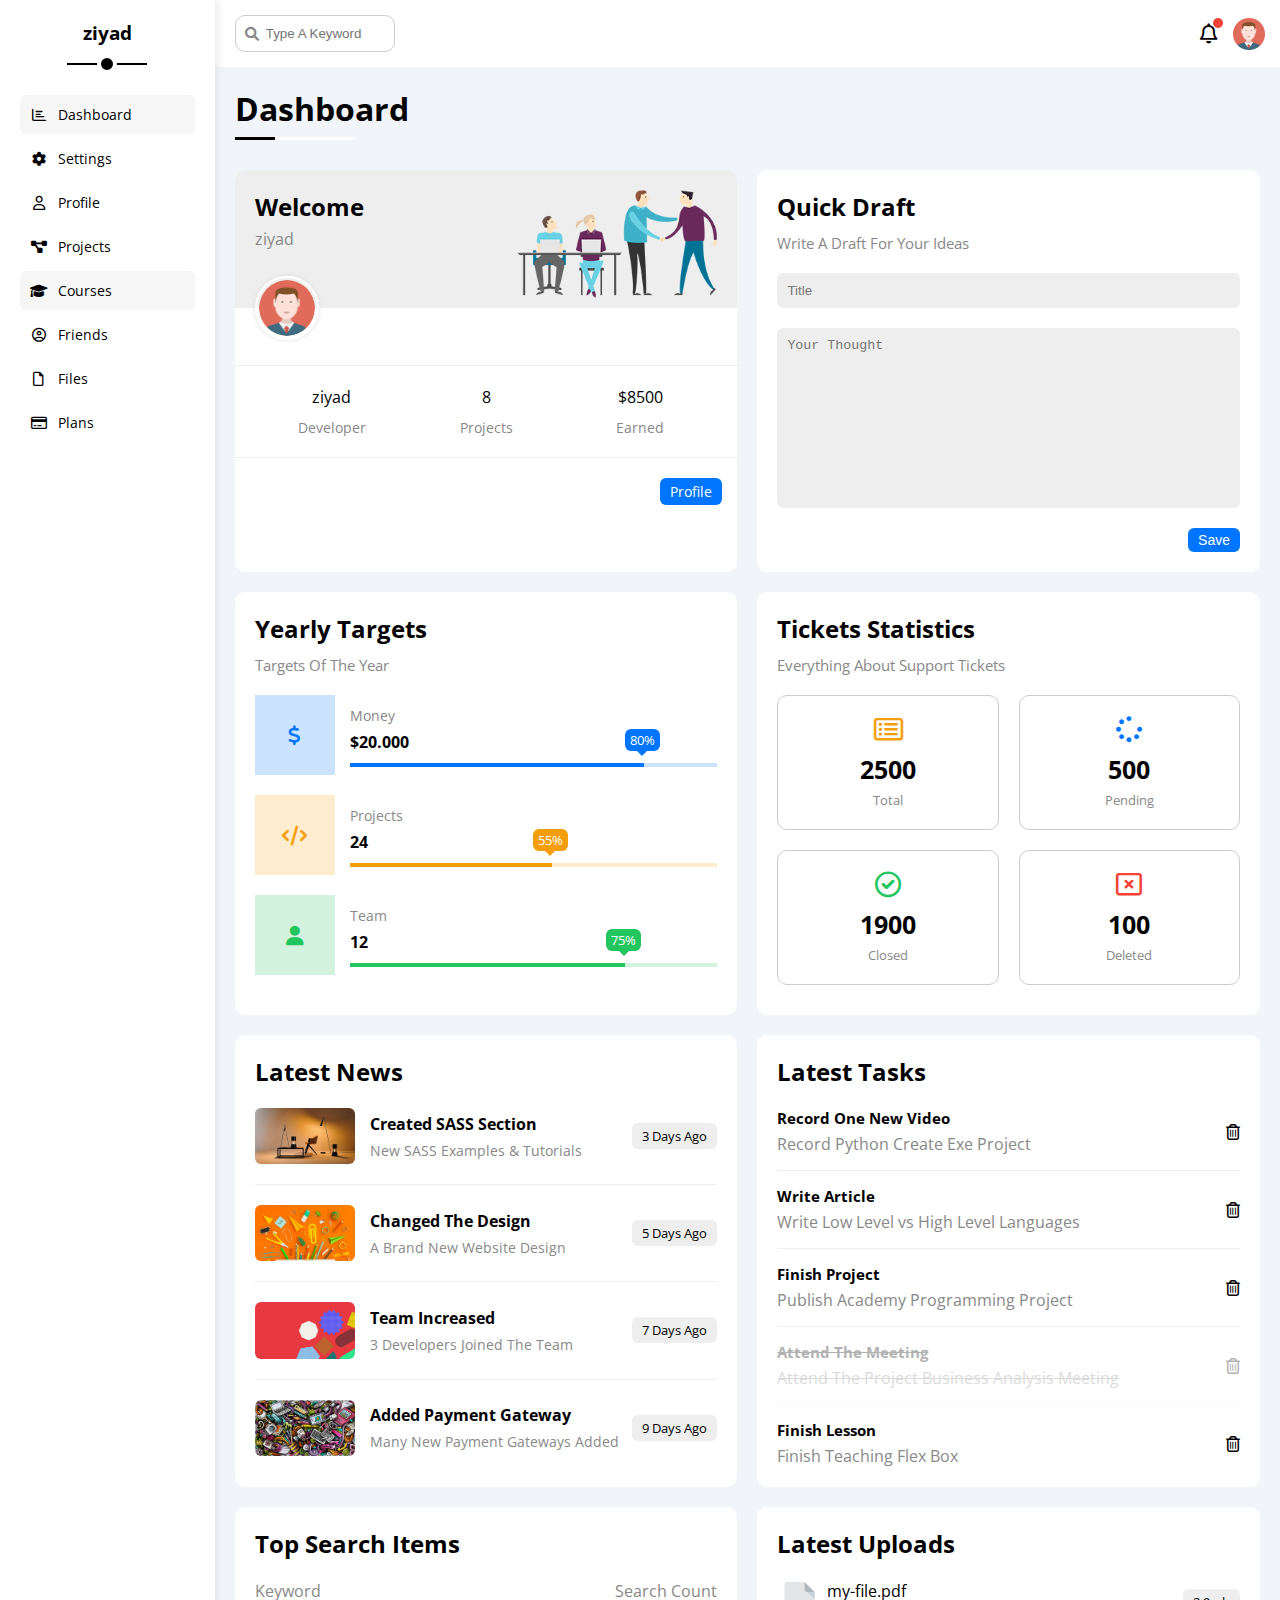
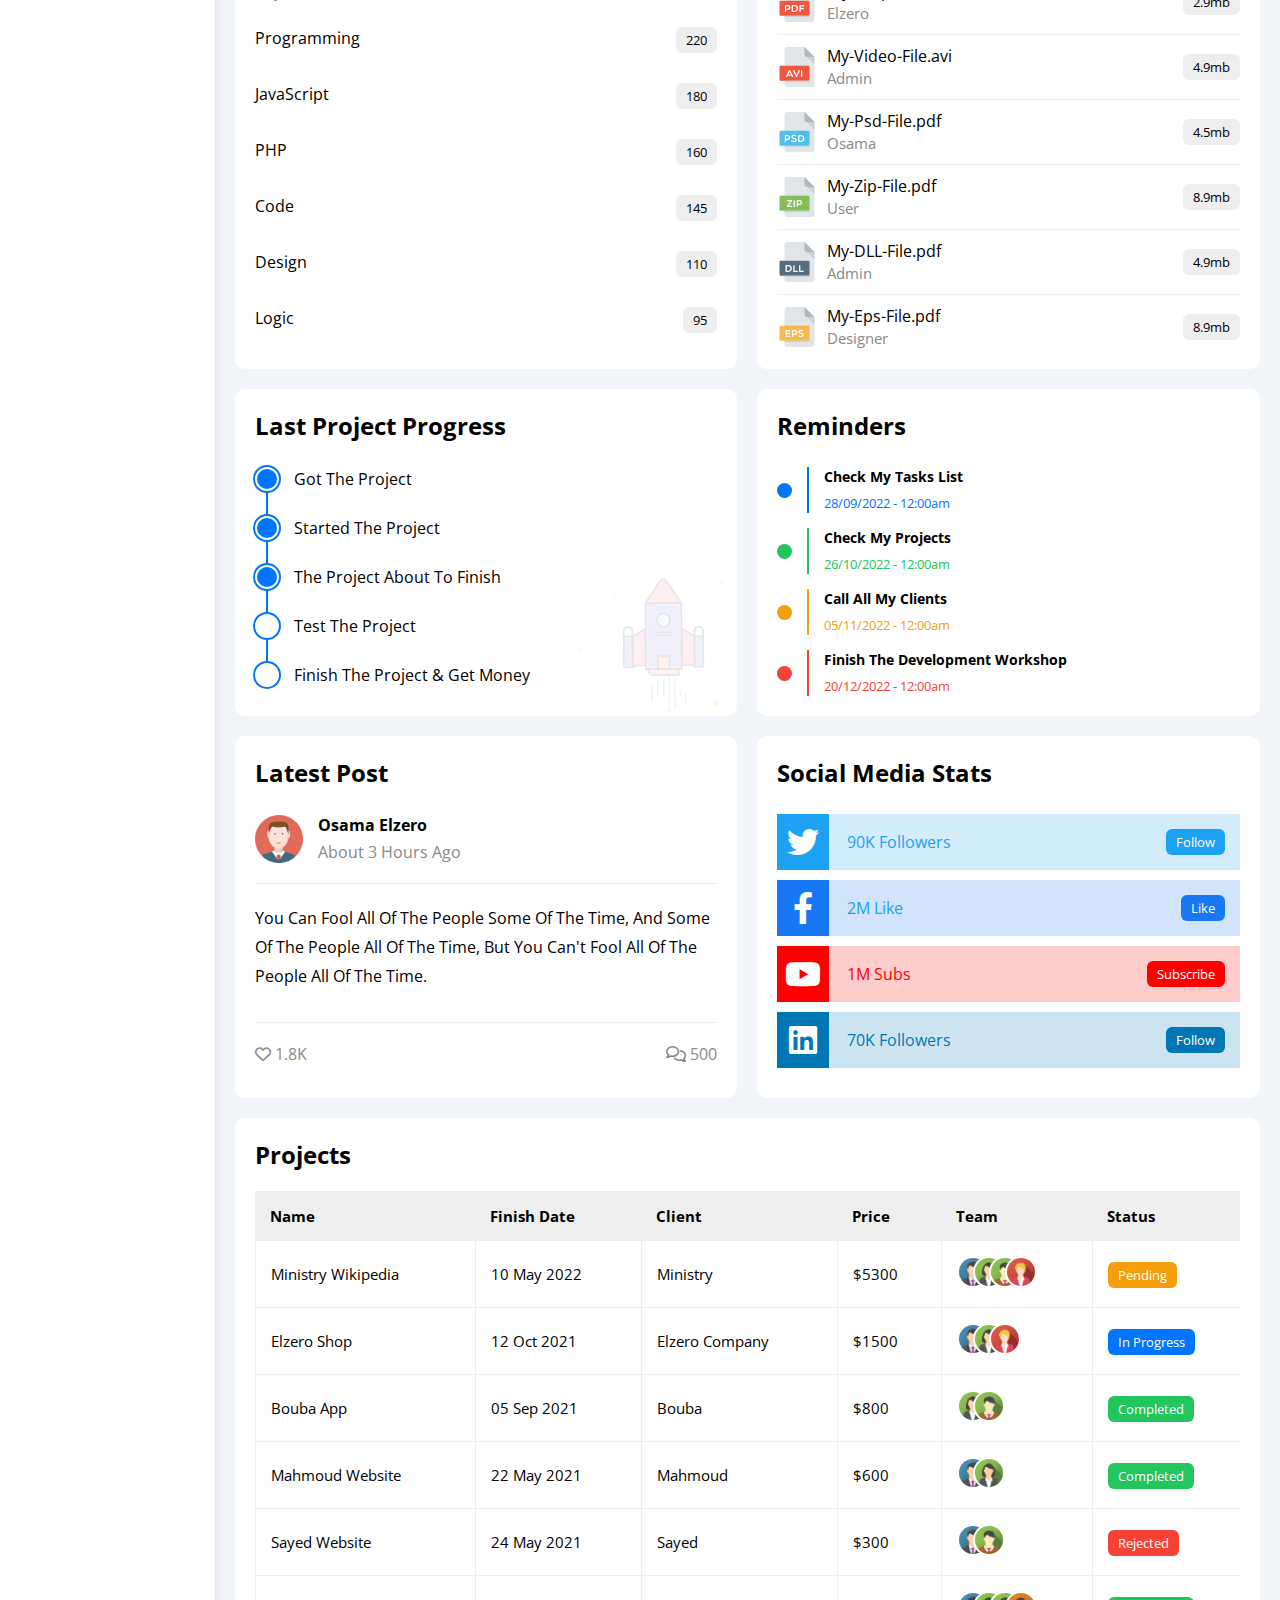
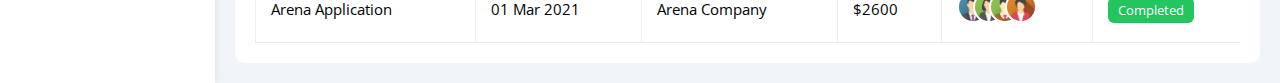
<file: index.html>
<!DOCTYPE html>
<html lang="en">
<head>
    <meta charset="UTF-8">
    <meta http-equiv="X-UA-Compatible" content="IE=edge">
    <meta name="viewport" content="width=device-width, initial-scale=1.0">
    <title>Dashboard</title>
    <link rel="stylesheet" href="css/all.min.css" />
    <link rel="stylesheet" href="css/framework.css" />
    <link rel="stylesheet" href="css/master.css" />
    <link rel="preconnect" href="https://fonts.googleapis.com" />
    <link rel="preconnect" href="https://fonts.gstatic.com" crossorigin />
    <link href="https://fonts.googleapis.com/css2?family=Open+Sans:wght@300;500&display=swap" rel="stylesheet" />
</head>
<body>
    <div class="page d-flex">
        <div class="sidebar bg-white p-20 p-relative">
            <h3 class="p-relative txt-c mt-0">ziyad</h3>
            <ul>
                <li>
                    <a class="active d-flex align-center fs-14 c-black rad-6 p-10" href="index.html">
                        <i class="fa-regular fa-chart-bar fa-fw"></i>
                        <span>Dashboard</span>
                    </a>
                </li>
                <li>
                    <a class="d-flex align-center fs-14 c-black rad-6 p-10" href="settings.html">
                        <i class="fa-solid fa-gear fa-fw"></i>
                        <span>Settings</span>
                    </a>
                </li>
                <li>
                    <a class="d-flex align-center fs-14 c-black rad-6 p-10" href="profile.html">
                        <i class="fa-regular fa-user fa-fw"></i>
                        <span>Profile</span>
                    </a>
                </li>
                <li>
                    <a class="d-flex align-center fs-14 c-black rad-6 p-10" href="projects.html">
                        <i class="fa-solid fa-diagram-project fa-fw"></i>
                        <span>Projects</span>
                    </a>
                </li>
                <li>
                    <a class="active d-flex align-center fs-14 c-black rad-6 p-10" href="courses.html">
                        <i class="fa-solid fa-graduation-cap fa-fw"></i>
                        <span>Courses</span>
                    </a>
                </li>
                <li>
                    <a class="d-flex align-center fs-14 c-black rad-6 p-10" href="friends.html">
                        <i class="fa-regular fa-circle-user fa-fw"></i>
                        <span>Friends</span>
                    </a>
                </li>
                <li>
                    <a class="d-flex align-center fs-14 c-black rad-6 p-10" href="files.html">
                        <i class="fa-regular fa-file fa-fw"></i>
                        <span>Files</span>
                    </a>
                </li>
                <li>
                    <a class="d-flex align-center fs-14 c-black rad-6 p-10" href="plans.html">
                        <i class="fa-regular fa-credit-card fa-fw"></i>
                        <span>Plans</span>
                    </a>
                </li>
            </ul>
        </div>
        <div class="content w-full">
            <!--start head-->
            <div class="head bg-white p-15 between-flex">
                <div class="search p-relative">
                    <input class="p-10" type="search" placeholder="Type A Keyword"/>
                </div>
                <div class="icons d-flex align-center">
                    <span class="notification p-relative">
                        <i class="fa-regular fa-bell fa-lg"></i>
                    </span>
                    <img src="imgs/avatar.png" alt="" />
                </div>
            </div>
            <!--end head-->
            <h1 class="p-relative">Dashboard</h1>
            <div class="wrapper d-grid gap-20">
                <!-- Start Welcome Widget -->
                <div class="welcome bg-white rad-10 txt-c-mobile block-mobile">
                    <div class="intro p-20 d-flex space-between bg-eee">
                        <div>
                            <h2 class="m-0">Welcome</h2>
                            <p class="c-grey mt-5">ziyad</p>
                        </div>
                        <img class="hide-mobile" src="imgs/welcome.png" alt="" />
                    </div>
                    <img src="imgs/avatar.png" alt="" class="avatar" />
                    <div class="body txt-c d-flex p-20 mt-20 mb-20 block-mobile">
                        <div>ziyad <span class="d-block c-grey fs-14 mt-10">Developer</span></div>
                        <div>8 <span class="d-block c-grey fs-14 mt-10">Projects</span></div>
                        <div>$8500 <span class="d-block c-grey fs-14 mt-10">Earned</span></div>
                    </div>
                    <a href="profile.html" class="visit d-block fs-14 bg-blue c-white w-fit btn-shape">Profile</a>
                </div>
                <!-- End Welcome Widget -->
                <!-- Start Quick Draft Widget -->
                <div class="quick-draft p-20 bg-white rad-10">
                    <h2 class="mt-0 mb-10">Quick Draft</h2>
                    <p class="mt-0 mb-20 c-grey fs-15">Write A Draft For Your Ideas</p>
                    <form>
                        <input class="d-block mb-20 w-full p-10 b-none bg-eee rad-6" type="text" placeholder="Title" />
                        <textarea class="d-block mb-20 w-full p-10 b-none bg-eee rad-6" placeholder="Your Thought"></textarea>
                        <input class="save d-block fs-14 bg-blue c-white b-none w-fit btn-shape" type="submit" value="Save" />
                    </form>
                </div>
                <!-- End Quick Draft Widget -->
                <!-- Start Targets Widget -->
                <div class="targets p-20 bg-white rad-10">
                    <h2 class="mt-0 mb-10">Yearly Targets</h2>
                    <p class="mt-0 mb-20 c-grey fs-15">Targets Of The Year</p>
                    <div class="target-row mb-20 blue center-flex">
                        <div class="icon center-flex">
                        <i class="fa-solid fa-dollar-sign fa-lg c-blue"></i>
                    </div>
                    <div class="details">
                        <span class="fs-14 c-grey">Money</span>
                        <span class="d-block mt-5 mb-10 fw-bold">$20.000</span>
                        <div class="progress p-relative">
                            <span class="bg-blue blue" style="width: 80%">
                            <span class="bg-blue">80%</span>
                            </span>
                        </div>
                    </div>
                    </div>
                    <div class="target-row mb-20 center-flex orange">
                        <div class="icon center-flex">
                        <i class="fa-solid fa-code fa-lg c-orange"></i>
                    </div>
                    <div class="details">
                        <span class="fs-14 c-grey">Projects</span>
                        <span class="d-block mt-5 mb-10 fw-bold">24</span>
                        <div class="progress p-relative">
                            <span class="bg-orange orange" style="width: 55%">
                            <span class="bg-orange">55%</span>
                        </span>
                        </div>
                    </div>
                    </div>
                    <div class="target-row mb-20 center-flex green">
                        <div class="icon center-flex">
                        <i class="fa-solid fa-user fa-lg c-green"></i>
                    </div>
                    <div class="details">
                        <span class="fs-14 c-grey">Team</span>
                        <span class="d-block mt-5 mb-10 fw-bold">12</span>
                        <div class="progress p-relative">
                            <span class="bg-green green" style="width: 75%">
                            <span class="bg-green">75%</span>
                        </span>
                        </div>
                    </div>
                    </div>
                </div>
                <!-- end Targets Widget -->
                <!-- Start Ticket Widget -->
                <div class="tickets p-20 bg-white rad-10">
                    <h2 class="mt-0 mb-10">Tickets Statistics</h2>
                    <p class="mt-0 mb-20 c-grey fs-15">Everything About Support Tickets</p>
                    <div class="d-flex txt-c gap-20 f-wrap">
                        <div class="box p-20 rad-10 fs-13 c-grey">
                            <i class="fa-regular fa-rectangle-list fa-2x mb-10 c-orange"></i>
                            <span class="d-block c-black fw-bold fs-25 mb-5">2500</span>
                            Total
                        </div>
                        <div class="box p-20 rad-10 fs-13 c-grey">
                            <i class="fa-solid fa-spinner fa-2x mb-10 c-blue"></i>
                            <span class="d-block c-black fw-bold fs-25 mb-5">500</span>
                            Pending
                        </div>
                        <div class="box p-20 rad-10 fs-13 c-grey">
                            <i class="fa-regular fa-circle-check fa-2x mb-10 c-green"></i>
                            <span class="d-block c-black fw-bold fs-25 mb-5">1900</span>
                            Closed
                        </div>
                        <div class="box p-20 rad-10 fs-13 c-grey">
                            <i class="fa-regular fa-rectangle-xmark fa-2x mb-10 c-red"></i>
                            <span class="d-block c-black fw-bold fs-25 mb-5">100</span>
                            Deleted
                        </div>
                    </div>
                </div>
                <!-- End Ticket Widget -->
                <!-- Start Latest News Widget -->
                <div class="latest-news p-20 bg-white rad-10 txt-c-mobile">
                    <h2 class="mt-0 mb-20">Latest News</h2>
                    <div class="news-row d-flex align-center">
                        <img src="imgs/news-01.png" alt="" />
                        <div class="info">
                            <h3>Created SASS Section</h3>
                            <p class="m-0 fs-14 c-grey">New SASS Examples & Tutorials</p>
                        </div>
                        <div class="btn-shape bg-eee fs-13 label">3 Days Ago</div>
                    </div>
                    <div class="news-row d-flex align-center">
                        <img src="imgs/news-02.png" alt="" />
                        <div class="info">
                            <h3>Changed The Design</h3>
                            <p class="m-0 fs-14 c-grey">A Brand New Website Design</p>
                        </div>
                        <div class="btn-shape bg-eee fs-13 label">5 Days Ago</div>
                    </div>
                    <div class="news-row d-flex align-center">
                        <img src="imgs/news-03.png" alt="" />
                        <div class="info">
                            <h3>Team Increased</h3>
                            <p class="m-0 fs-14 c-grey">3 Developers Joined The Team</p>
                        </div>
                        <div class="btn-shape bg-eee fs-13 label">7 Days Ago</div>
                    </div>
                    <div class="news-row d-flex align-center">
                        <img src="imgs/news-04.png" alt="" />
                        <div class="info">
                            <h3>Added Payment Gateway</h3>
                            <p class="m-0 fs-14 c-grey">Many New Payment Gateways Added</p>
                        </div>
                        <div class="btn-shape bg-eee fs-13 label">9 Days Ago</div>
                    </div>
                </div>
                <!-- Start Tasks Widget -->
                <div class="tasks p-20 bg-white rad-10">
                    <h2 class="mt-0 mb-20">Latest Tasks</h2>
                    <div class="task-row between-flex">
                        <div class="info">
                            <h3 class="mt-0 mb-5 fs-15">Record One New Video</h3>
                            <p class="m-0 c-grey">Record Python Create Exe Project</p>
                        </div>
                        <i class="fa-regular fa-trash-can delete"></i>
                    </div>
                    <div class="task-row between-flex">
                        <div class="info">
                            <h3 class="mt-0 mb-5 fs-15">Write Article</h3>
                            <p class="m-0 c-grey">Write Low Level vs High Level Languages</p>
                        </div>
                        <i class="fa-regular fa-trash-can delete"></i>
                    </div>
                    <div class="task-row between-flex">
                        <div class="info">
                            <h3 class="mt-0 mb-5 fs-15">Finish Project</h3>
                            <p class="m-0 c-grey">Publish Academy Programming Project</p>
                        </div>
                        <i class="fa-regular fa-trash-can delete"></i>
                    </div>
                    <div class="task-row between-flex done">
                        <div class="info">
                            <h3 class="mt-0 mb-5 fs-15">Attend The Meeting</h3>
                            <p class="m-0 c-grey">Attend The Project Business Analysis Meeting</p>
                        </div>
                        <i class="fa-regular fa-trash-can delete"></i>
                    </div>
                    <div class="task-row between-flex">
                        <div class="info">
                            <h3 class="mt-0 mb-5 fs-15">Finish Lesson</h3>
                            <p class="m-0 c-grey">Finish Teaching Flex Box</p>
                        </div>
                        <i class="fa-regular fa-trash-can delete"></i>
                    </div>
                </div>
                <!-- End Tasks -->
                <!-- Start Top Search Word Widget -->
                <div class="search-items p-20 bg-white rad-10">
                    <h2 class="mt-0 mb-20">Top Search Items</h2>
                    <div class="items-head d-flex space-between c-grey mb-10">
                        <div>Keyword</div>
                        <div>Search Count</div>
                    </div>
                    <div class="items d-flex space-between pt-15 pb-15">
                        <span>Programming</span>
                        <span class="bg-eee fs-13 btn-shape">220</span>
                    </div>
                    <div class="items d-flex space-between pt-15 pb-15">
                        <span>JavaScript</span>
                        <span class="bg-eee btn-shape fs-13">180</span>
                    </div>
                    <div class="items d-flex space-between pt-15 pb-15">
                        <span>PHP</span>
                        <span class="bg-eee btn-shape fs-13">160</span>
                    </div>
                    <div class="items d-flex space-between pt-15 pb-15">
                        <span>Code</span>
                        <span class="bg-eee btn-shape fs-13">145</span>
                    </div>
                    <div class="items d-flex space-between pt-15 pb-15">
                        <span>Design</span>
                        <span class="bg-eee btn-shape fs-13">110</span>
                    </div>
                    <div class="items d-flex space-between pt-15 pb-15">
                        <span>Logic</span>
                        <span class="bg-eee btn-shape fs-13">95</span>
                    </div>
                </div>
                <!-- End Top Search Word Widget -->
                <!-- Start Latest Uploads Widget -->
                <div class="latest-uploads p-20 bg-white rad-10">
                    <h2 class="mt-0 mb-20">Latest Uploads</h2>
                    <ul class="m-0">
                        <li class="between-flex pb-10 mb-10">
                            <div class="d-flex align-center">
                                <img class="mr-10" src="imgs/pdf.svg" alt="" />
                                <div>
                                    <span class="d-block">my-file.pdf</span>
                                    <span class="fs-15 c-grey">Elzero</span>
                                </div>
                            </div>
                            <div class="bg-eee btn-shape fs-13">2.9mb</div>
                        </li>
                        <li class="between-flex pb-10 mb-10">
                            <div class="d-flex align-center">
                                <img class="mr-10" src="imgs/avi.svg" alt="" />
                                <div>
                                    <span class="d-block">My-Video-File.avi</span>
                                    <span class="fs-15 c-grey">Admin</span>
                                </div>
                            </div>
                            <div class="bg-eee btn-shape fs-13">4.9mb</div>
                        </li>
                        <li class="between-flex pb-10 mb-10">
                            <div class="d-flex align-center">
                                <img class="mr-10" src="imgs/psd.svg" alt="" />
                                <div>
                                    <span class="d-block">My-Psd-File.pdf</span>
                                    <span class="fs-15 c-grey">Osama</span>
                                </div>
                            </div>
                            <div class="bg-eee btn-shape fs-13">4.5mb</div>
                        </li>
                        <li class="between-flex pb-10 mb-10">
                            <div class="d-flex align-center">
                                <img class="mr-10" src="imgs/zip.svg" alt="" />
                                <div>
                                    <span class="d-block">My-Zip-File.pdf</span>
                                    <span class="fs-15 c-grey">User</span>
                                </div>
                            </div>
                            <div class="bg-eee btn-shape fs-13">8.9mb</div>
                        </li>
                        <li class="between-flex pb-10 mb-10">
                            <div class="d-flex align-center">
                                <img class="mr-10" src="imgs/dll.svg" alt="" />
                                <div>
                                    <span class="d-block">My-DLL-File.pdf</span>
                                    <span class="fs-15 c-grey">Admin</span>
                                </div>
                            </div>
                            <div class="bg-eee btn-shape fs-13">4.9mb</div>
                        </li>
                        <li class="between-flex">
                            <div class="d-flex align-center">
                                <img class="mr-10" src="imgs/eps.svg" alt="" />
                                <div>
                                    <span class="d-block">My-Eps-File.pdf</span>
                                    <span class="fs-15 c-grey">Designer</span>
                                </div>
                            </div>
                            <div class="bg-eee btn-shape fs-13">8.9mb</div>
                        </li>
                    </ul>
                </div>
                <!-- Start Last Project Progress Widget -->
                <div class="last-project p-20 bg-white rad-10 p-relative">
                    <h2 class="mt-0 mb-20">Last Project Progress</h2>
                    <ul class="m-0 p-relative">
                        <li class="mt-25 d-flex align-center done">Got The Project</li>
                        <li class="mt-25 d-flex align-center done">Started The Project</li>
                        <li class="mt-25 d-flex align-center done">The Project About To Finish</li>
                        <li class="mt-25 d-flex align-center current">Test The Project</li>
                        <li class="mt-25 d-flex align-center">Finish The Project & Get Money</li>
                    </ul>
                    <img class="launch-icon hide-mobile" src="imgs/project.png" alt="" />
                </div>
                <!-- Start Reminders Widget -->
                <div class="reminders p-20 bg-white rad-10 p-relative">
                    <h2 class="mt-0 mb-25">Reminders</h2>
                    <ul class="m-0">
                        <li class="d-flex align-center mt-15">
                            <span class="key bg-blue mr-15 d-block rad-half"></span>
                            <div class="pl-15 blue">
                                <p class="fs-14 fw-bold mt-0 mb-5">Check My Tasks List</p>
                                <span class="fs-13 c-blue">28/09/2022 - 12:00am</span>
                            </div>
                        </li>
                        <li class="d-flex align-center mt-15">
                            <span class="key bg-green mr-15 d-block rad-half"></span>
                            <div class="pl-15 green">
                                <p class="fs-14 fw-bold mt-0 mb-5">Check My Projects</p>
                                <span class="fs-13 c-green">26/10/2022 - 12:00am</span>
                            </div>
                        </li>
                        <li class="d-flex align-center mt-15">
                            <span class="key bg-orange mr-15 d-block rad-half"></span>
                            <div class="pl-15 orange">
                                <p class="fs-14 fw-bold mt-0 mb-5">Call All My Clients</p>
                                <span class="fs-13 c-orange">05/11/2022 - 12:00am</span>
                            </div>
                        </li>
                        <li class="d-flex align-center mt-15">
                        <span class="key bg-red mr-15 d-block rad-half"></span>
                            <div class="pl-15 red">
                                <p class="fs-14 fw-bold mt-0 mb-5">Finish The Development Workshop</p>
                                <span class="fs-13 c-red">20/12/2022 - 12:00am</span>
                            </div>
                        </li>
                    </ul>
                </div>
                <!-- end Reminders Widget -->
                <!-- Start Latest Post Widget -->
                <div class="latest-post p-20 bg-white rad-10 p-relative">
                    <h2 class="mt-0 mb-25">Latest Post</h2>
                    <div class="top d-flex align-center">
                        <img class="avatar mr-15" src="imgs/avatar.png" alt="" />
                        <div class="info">
                            <span class="d-block mb-5 fw-bold">Osama Elzero</span>
                            <span class="c-grey">About 3 Hours Ago</span>
                        </div>
                    </div>
                    <div class="post-content txt-c-mobile pt-20 pb-20 mt-20 mb-20">
                        You can fool all of the people some of the time, and some of the people all of the time, but you can't
                        fool all of the people all of the time.
                    </div>
                    <div class="post-stats between-flex c-grey">
                        <div>
                            <i class="fa-regular fa-heart"></i>
                            <span>1.8K</span>
                        </div>
                        <div>
                            <i class="fa-regular fa-comments"></i>
                            <span>500</span>
                        </div>
                    </div>
                </div>
                <!-- End Latest Post Widget -->
                <!-- Start Social Media Stats Widget -->
                <div class="social-media p-20 bg-white rad-10 p-relative">
                    <h2 class="mt-0 mb-25">Social Media Stats</h2>
                    <div class="box twitter p-15 p-relative mb-10 between-flex">
                        <i class="fa-brands fa-twitter fa-2x c-white h-full center-flex"></i>
                        <span>90K Followers</span>
                        <a class="fs-13 c-white btn-shape" href="#">Follow</a>
                    </div>
                    <div class="box facebook p-15 p-relative mb-10 between-flex">
                        <i class="fa-brands fa-facebook-f fa-2x c-white h-full center-flex"></i>
                        <span>2M Like</span>
                        <a class="fs-13 c-white btn-shape" href="#">Like</a>
                    </div>
                    <div class="box youtube p-15 p-relative mb-10 between-flex">
                        <i class="fa-brands fa-youtube fa-2x c-white h-full center-flex"></i>
                        <span>1M Subs</span>
                        <a class="fs-13 c-white btn-shape" href="#">Subscribe</a>
                    </div>
                    <div class="box linkedin p-15 p-relative mb-10 between-flex">
                        <i class="fa-brands fa-linkedin fa-2x c-white h-full center-flex"></i>
                        <span>70K Followers</span>
                        <a class="fs-13 c-white btn-shape" href="#">Follow</a>
                    </div>
                </div>
                <!-- Start End Media Stats Widget -->
            </div>
            <!-- Start Projects Table -->
            <div class="projects p-20 bg-white rad-10 m-20">
                <h2 class="mt-0 mb-20">Projects</h2>
                <div class="responsive-table">
                    <table class="fs-15 w-full">
                        <thead>
                            <tr>
                                <td>Name</td>
                                <td>Finish Date</td>
                                <td>Client</td>
                                <td>Price</td>
                                <td>Team</td>
                                <td>Status</td>
                            </tr>
                        </thead>
                        <tbody>
                            <tr>
                                <td>Ministry Wikipedia</td>
                                <td>10 May 2022</td>
                                <td>Ministry</td>
                                <td>$5300</td>
                                <td>
                                    <img src="imgs/team-01.png" alt="" />
                                    <img src="imgs/team-02.png" alt="" />
                                    <img src="imgs/team-03.png" alt="" />
                                    <img src="imgs/team-05.png" alt="" />
                                </td>
                                <td>
                                    <span class="label btn-shape bg-orange c-white">Pending</span>
                                </td>
                            </tr>
                            <tr>
                                <td>Elzero Shop</td>
                                <td>12 Oct 2021</td>
                                <td>Elzero Company</td>
                                <td>$1500</td>
                                <td>
                                    <img src="imgs/team-01.png" alt="" />
                                    <img src="imgs/team-02.png" alt="" />
                                    <img src="imgs/team-05.png" alt="" />
                                </td>
                                <td><span class="label btn-shape bg-blue c-white">In Progress</span></td>
                            </tr>
                            <tr>
                                <td>Bouba App</td>
                                <td>05 Sep 2021</td>
                                <td>Bouba</td>
                                <td>$800</td>
                                <td>
                                    <img src="imgs/team-02.png" alt="" />
                                    <img src="imgs/team-03.png" alt="" />
                                </td>
                                <td><span class="label btn-shape bg-green c-white">Completed</span></td>
                            </tr>
                            <tr>
                                <td>Mahmoud Website</td>
                                <td>22 May 2021</td>
                                <td>Mahmoud</td>
                                <td>$600</td>
                                <td>
                                    <img src="imgs/team-01.png" alt="" />
                                    <img src="imgs/team-02.png" alt="" />
                                </td>
                                <td><span class="label btn-shape bg-green c-white">Completed</span></td>
                            </tr>
                            <tr>
                                <td>Sayed Website</td>
                                <td>24 May 2021</td>
                                <td>Sayed</td>
                                <td>$300</td>
                                <td>
                                    <img src="imgs/team-01.png" alt="" />
                                    <img src="imgs/team-03.png" alt="" />
                                </td>
                                <td><span class="label btn-shape bg-red c-white">Rejected</span></td>
                            </tr>
                            <tr>
                                <td>Arena Application</td>
                                <td>01 Mar 2021</td>
                                <td>Arena Company</td>
                                <td>$2600</td>
                                <td>
                                    <img src="imgs/team-01.png" alt="" />
                                    <img src="imgs/team-02.png" alt="" />
                                    <img src="imgs/team-03.png" alt="" />
                                    <img src="imgs/team-04.png" alt="" />
                                </td>
                                <td><span class="label btn-shape bg-green c-white">Completed</span></td>
                            </tr>
                        </tbody>
                    </table>
                </div>
            </div>
            <!-- end Projects Table -->
        </div>
    </div>
</body>
</html>
</file>
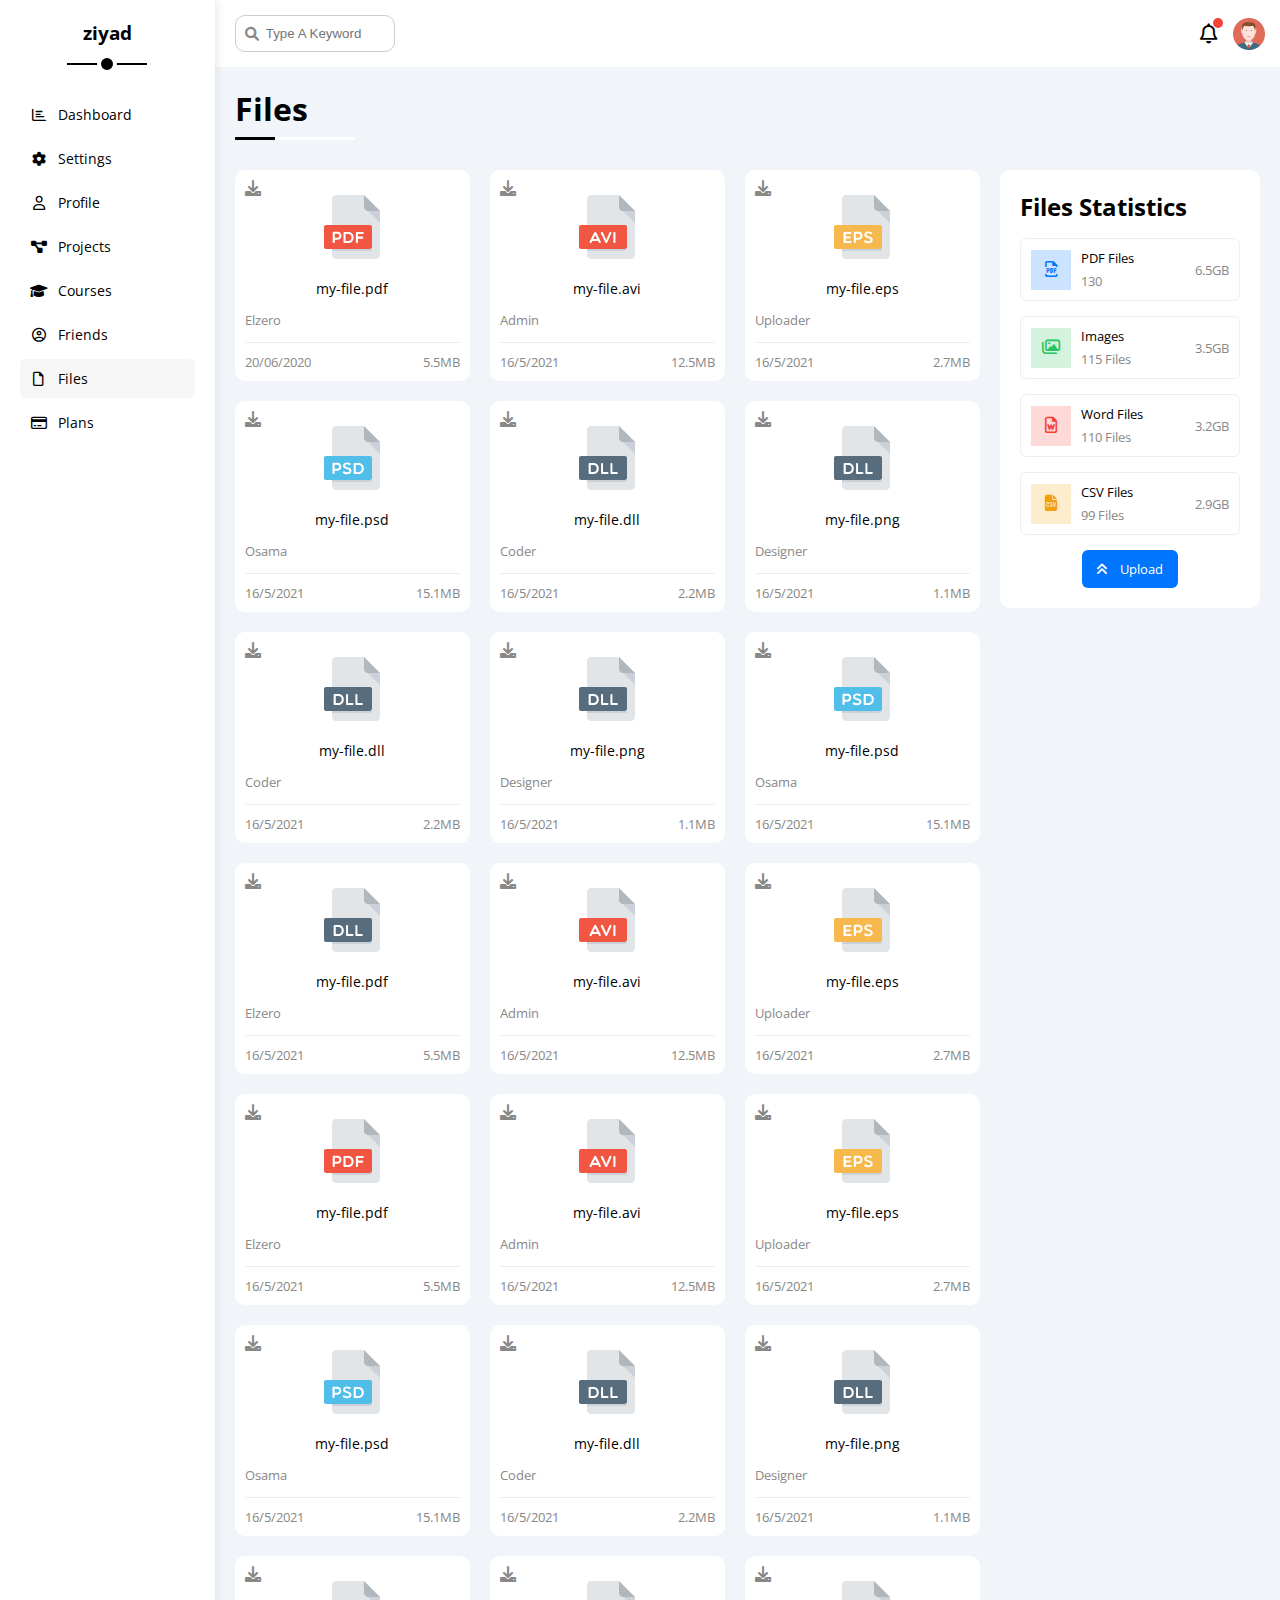
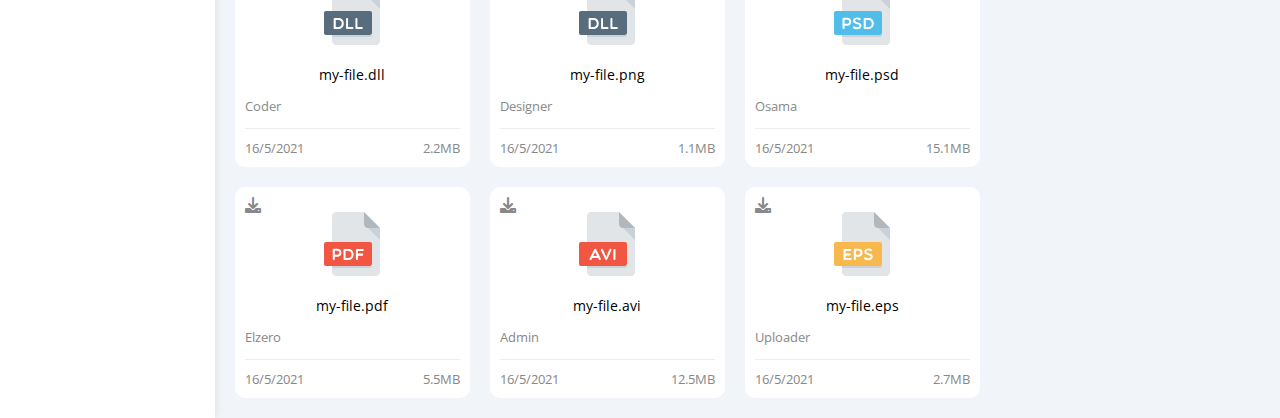
<file: files.html>
<!DOCTYPE html>
<html lang="en">
  <head>
    <meta charset="UTF-8" />
    <meta http-equiv="X-UA-Compatible" content="IE=edge" />
    <meta name="viewport" content="width=device-width, initial-scale=1.0" />
    <title>Files</title>
    <link rel="stylesheet" href="css/all.min.css" />
    <link rel="stylesheet" href="css/framework.css" />
    <link rel="stylesheet" href="css/master.css" />
    <link rel="preconnect" href="https://fonts.googleapis.com" />
    <link rel="preconnect" href="https://fonts.gstatic.com" crossorigin />
    <link href="https://fonts.googleapis.com/css2?family=Open+Sans:wght@300;500&display=swap" rel="stylesheet" />
  </head>
  <body>
    <div class="page d-flex">
      <div class="sidebar bg-white p-20 p-relative">
        <h3 class="p-relative txt-c mt-0">ziyad</h3>
        <ul>
          <li>
            <a class="d-flex align-center fs-14 c-black rad-6 p-10" href="index.html">
              <i class="fa-regular fa-chart-bar fa-fw"></i>
              <span>Dashboard</span>
            </a>
          </li>
          <li>
            <a class="d-flex align-center fs-14 c-black rad-6 p-10" href="settings.html">
              <i class="fa-solid fa-gear fa-fw"></i>
              <span>Settings</span>
            </a>
          </li>
          <li>
            <a class="d-flex align-center fs-14 c-black rad-6 p-10" href="profile.html">
              <i class="fa-regular fa-user fa-fw"></i>
              <span>Profile</span>
            </a>
          </li>
          <li>
            <a class="d-flex align-center fs-14 c-black rad-6 p-10" href="projects.html">
              <i class="fa-solid fa-diagram-project fa-fw"></i>
              <span>Projects</span>
            </a>
          </li>
          <li>
            <a class="d-flex align-center fs-14 c-black rad-6 p-10" href="courses.html">
              <i class="fa-solid fa-graduation-cap fa-fw"></i>
              <span>Courses</span>
            </a>
          </li>
          <li>
            <a class="d-flex align-center fs-14 c-black rad-6 p-10" href="friends.html">
              <i class="fa-regular fa-circle-user fa-fw"></i>
              <span>Friends</span>
            </a>
          </li>
          <li>
            <a class="active d-flex align-center fs-14 c-black rad-6 p-10" href="files.html">
              <i class="fa-regular fa-file fa-fw"></i>
              <span>Files</span>
            </a>
          </li>
          <li>
            <a class="d-flex align-center fs-14 c-black rad-6 p-10" href="plans.html">
              <i class="fa-regular fa-credit-card fa-fw"></i>
              <span>Plans</span>
            </a>
          </li>
        </ul>
      </div>
      <div class="content w-full">
        <!-- Start Head -->
        <div class="head bg-white p-15 between-flex">
          <div class="search p-relative">
            <input class="p-10" type="search" placeholder="Type A Keyword" />
          </div>
          <div class="icons d-flex align-center">
            <span class="notification p-relative">
              <i class="fa-regular fa-bell fa-lg"></i>
            </span>
            <img src="imgs/avatar.png" alt="" />
          </div>
        </div>
        <!-- End Head -->
        <h1 class="p-relative">Files</h1>
        <div class="files-page d-flex m-20 gap-20">
          <div class="files-stats p-20 bg-white rad-10">
            <h2 class="mt-0 mb-15 txt-c-mobile">Files Statistics</h2>
            <div class="d-flex align-center border-eee p-10 rad-6 mb-15 fs-13">
              <i class="fa-regular fa-file-pdf fa-lg blue center-flex c-blue icon"></i>
              <div class="info">
                <span>PDF Files</span>
                <span class="c-grey d-block mt-5">130</span>
              </div>
              <div class="size c-grey">6.5GB</div>
            </div>
            <div class="d-flex align-center border-eee p-10 rad-6 mb-15 fs-13">
              <i class="fa-regular fa-images fa-lg green center-flex c-green icon"></i>
              <div class="info">
                <span>Images</span>
                <span class="c-grey d-block mt-5">115 Files</span>
              </div>
              <div class="size c-grey">3.5GB</div>
            </div>
            <div class="d-flex align-center border-eee p-10 rad-6 mb-15 fs-13">
              <i class="fa-regular fa-file-word fa-lg red center-flex c-red icon"></i>
              <div class="info">
                <span>Word Files</span>
                <span class="c-grey d-block mt-5">110 Files</span>
              </div>
              <div class="size c-grey">3.2GB</div>
            </div>
            <div class="d-flex align-center border-eee p-10 rad-6 fs-13">
              <i class="fa-solid fa-file-csv fa-lg orange center-flex c-orange icon"></i>
              <div class="info">
                <span>CSV Files</span>
                <span class="c-grey d-block mt-5">99 Files</span>
              </div>
              <div class="size c-grey">2.9GB</div>
            </div>
            <a class="upload bg-blue c-white fs-13 rad-6 d-block w-fit" href="#">
              <i class="fa-solid fa-angles-up mr-10"></i>
              Upload
            </a>
          </div>
          <div class="files-content d-grid gap-20">
            <div class="file bg-white p-10 rad-10">
              <i class="fa-solid fa-download c-grey p-absolute"></i>
              <div class="icon txt-c">
                <img class="mt-15 mb-15" src="imgs/pdf.svg" alt="" />
              </div>
              <div class="txt-c mb-10 fs-14">my-file.pdf</div>
              <p class="c-grey fs-13">Elzero</p>
              <div class="info between-flex mt-10 pt-10 fs-13 c-grey">
                <span>20/06/2020</span>
                <span>5.5MB</span>
              </div>
            </div>
            <div class="file bg-white p-10 rad-10">
              <i class="fa-solid fa-download c-grey p-absolute"></i>
              <div class="icon txt-c">
                <img class="mt-15 mb-15" src="imgs/avi.svg" alt="" />
              </div>
              <div class="txt-c mb-10 fs-14">my-file.avi</div>
              <p class="c-grey fs-13">Admin</p>
              <div class="info between-flex mt-10 pt-10 fs-13 c-grey">
                <span>16/5/2021</span>
                <span>12.5MB</span>
              </div>
            </div>
            <div class="file bg-white p-10 rad-10">
              <i class="fa-solid fa-download c-grey p-absolute"></i>
              <div class="icon txt-c">
                <img class="mt-15 mb-15" src="imgs/eps.svg" alt="" />
              </div>
              <div class="txt-c mb-10 fs-14">my-file.eps</div>
              <p class="c-grey fs-13">Uploader</p>
              <div class="info between-flex mt-10 pt-10 fs-13 c-grey">
                <span>16/5/2021</span>
                <span>2.7MB</span>
              </div>
            </div>
            <div class="file bg-white p-10 rad-10">
              <i class="fa-solid fa-download c-grey p-absolute"></i>
              <div class="icon txt-c">
                <img class="mt-15 mb-15" src="imgs/psd.svg" alt="" />
              </div>
              <div class="txt-c mb-10 fs-14">my-file.psd</div>
              <p class="c-grey fs-13">Osama</p>
              <div class="info between-flex mt-10 pt-10 fs-13 c-grey">
                <span>16/5/2021</span>
                <span>15.1MB</span>
              </div>
            </div>
            <div class="file bg-white p-10 rad-10">
              <i class="fa-solid fa-download c-grey p-absolute"></i>
              <div class="icon txt-c">
                <img class="mt-15 mb-15" src="imgs/dll.svg" alt="" />
              </div>
              <div class="txt-c mb-10 fs-14">my-file.dll</div>
              <p class="c-grey fs-13">Coder</p>
              <div class="info between-flex mt-10 pt-10 fs-13 c-grey">
                <span>16/5/2021</span>
                <span>2.2MB</span>
              </div>
            </div>
            <div class="file bg-white p-10 rad-10">
              <i class="fa-solid fa-download c-grey p-absolute"></i>
              <div class="icon txt-c">
                <img class="mt-15 mb-15" src="imgs/dll.svg" alt="" />
              </div>
              <div class="txt-c mb-10 fs-14">my-file.png</div>
              <p class="c-grey fs-13">Designer</p>
              <div class="info between-flex mt-10 pt-10 fs-13 c-grey">
                <span>16/5/2021</span>
                <span>1.1MB</span>
              </div>
            </div>
            <div class="file bg-white p-10 rad-10">
              <i class="fa-solid fa-download c-grey p-absolute"></i>
              <div class="icon txt-c">
                <img class="mt-15 mb-15" src="imgs/dll.svg" alt="" />
              </div>
              <div class="txt-c mb-10 fs-14">my-file.dll</div>
              <p class="c-grey fs-13">Coder</p>
              <div class="info between-flex mt-10 pt-10 fs-13 c-grey">
                <span>16/5/2021</span>
                <span>2.2MB</span>
              </div>
            </div>
            <div class="file bg-white p-10 rad-10">
              <i class="fa-solid fa-download c-grey p-absolute"></i>
              <div class="icon txt-c">
                <img class="mt-15 mb-15" src="imgs/dll.svg" alt="" />
              </div>
              <div class="txt-c mb-10 fs-14">my-file.png</div>
              <p class="c-grey fs-13">Designer</p>
              <div class="info between-flex mt-10 pt-10 fs-13 c-grey">
                <span>16/5/2021</span>
                <span>1.1MB</span>
              </div>
            </div>
            <div class="file bg-white p-10 rad-10">
              <i class="fa-solid fa-download c-grey p-absolute"></i>
              <div class="icon txt-c">
                <img class="mt-15 mb-15" src="imgs/psd.svg" alt="" />
              </div>
              <div class="txt-c mb-10 fs-14">my-file.psd</div>
              <p class="c-grey fs-13">Osama</p>
              <div class="info between-flex mt-10 pt-10 fs-13 c-grey">
                <span>16/5/2021</span>
                <span>15.1MB</span>
              </div>
            </div>
            <div class="file bg-white p-10 rad-10">
              <i class="fa-solid fa-download c-grey p-absolute"></i>
              <div class="icon txt-c">
                <img class="mt-15 mb-15" src="imgs/dll.svg" alt="" />
              </div>
              <div class="txt-c mb-10 fs-14">my-file.pdf</div>
              <p class="c-grey fs-13">Elzero</p>
              <div class="info between-flex mt-10 pt-10 fs-13 c-grey">
                <span>16/5/2021</span>
                <span>5.5MB</span>
              </div>
            </div>
            <div class="file bg-white p-10 rad-10">
              <i class="fa-solid fa-download c-grey p-absolute"></i>
              <div class="icon txt-c">
                <img class="mt-15 mb-15" src="imgs/avi.svg" alt="" />
              </div>
              <div class="txt-c mb-10 fs-14">my-file.avi</div>
              <p class="c-grey fs-13">Admin</p>
              <div class="info between-flex mt-10 pt-10 fs-13 c-grey">
                <span>16/5/2021</span>
                <span>12.5MB</span>
              </div>
            </div>
            <div class="file bg-white p-10 rad-10">
              <i class="fa-solid fa-download c-grey p-absolute"></i>
              <div class="icon txt-c">
                <img class="mt-15 mb-15" src="imgs/eps.svg" alt="" />
              </div>
              <div class="txt-c mb-10 fs-14">my-file.eps</div>
              <p class="c-grey fs-13">Uploader</p>
              <div class="info between-flex mt-10 pt-10 fs-13 c-grey">
                <span>16/5/2021</span>
                <span>2.7MB</span>
              </div>
            </div>
            <div class="file bg-white p-10 rad-10">
              <i class="fa-solid fa-download c-grey p-absolute"></i>
              <div class="icon txt-c">
                <img class="mt-15 mb-15" src="imgs/pdf.svg" alt="" />
              </div>
              <div class="txt-c mb-10 fs-14">my-file.pdf</div>
              <p class="c-grey fs-13">Elzero</p>
              <div class="info between-flex mt-10 pt-10 fs-13 c-grey">
                <span>16/5/2021</span>
                <span>5.5MB</span>
              </div>
            </div>
            <div class="file bg-white p-10 rad-10">
              <i class="fa-solid fa-download c-grey p-absolute"></i>
              <div class="icon txt-c">
                <img class="mt-15 mb-15" src="imgs/avi.svg" alt="" />
              </div>
              <div class="txt-c mb-10 fs-14">my-file.avi</div>
              <p class="c-grey fs-13">Admin</p>
              <div class="info between-flex mt-10 pt-10 fs-13 c-grey">
                <span>16/5/2021</span>
                <span>12.5MB</span>
              </div>
            </div>
            <div class="file bg-white p-10 rad-10">
              <i class="fa-solid fa-download c-grey p-absolute"></i>
              <div class="icon txt-c">
                <img class="mt-15 mb-15" src="imgs/eps.svg" alt="" />
              </div>
              <div class="txt-c mb-10 fs-14">my-file.eps</div>
              <p class="c-grey fs-13">Uploader</p>
              <div class="info between-flex mt-10 pt-10 fs-13 c-grey">
                <span>16/5/2021</span>
                <span>2.7MB</span>
              </div>
            </div>
            <div class="file bg-white p-10 rad-10">
              <i class="fa-solid fa-download c-grey p-absolute"></i>
              <div class="icon txt-c">
                <img class="mt-15 mb-15" src="imgs/psd.svg" alt="" />
              </div>
              <div class="txt-c mb-10 fs-14">my-file.psd</div>
              <p class="c-grey fs-13">Osama</p>
              <div class="info between-flex mt-10 pt-10 fs-13 c-grey">
                <span>16/5/2021</span>
                <span>15.1MB</span>
              </div>
            </div>
            <div class="file bg-white p-10 rad-10">
              <i class="fa-solid fa-download c-grey p-absolute"></i>
              <div class="icon txt-c">
                <img class="mt-15 mb-15" src="imgs/dll.svg" alt="" />
              </div>
              <div class="txt-c mb-10 fs-14">my-file.dll</div>
              <p class="c-grey fs-13">Coder</p>
              <div class="info between-flex mt-10 pt-10 fs-13 c-grey">
                <span>16/5/2021</span>
                <span>2.2MB</span>
              </div>
            </div>
            <div class="file bg-white p-10 rad-10">
              <i class="fa-solid fa-download c-grey p-absolute"></i>
              <div class="icon txt-c">
                <img class="mt-15 mb-15" src="imgs/dll.svg" alt="" />
              </div>
              <div class="txt-c mb-10 fs-14">my-file.png</div>
              <p class="c-grey fs-13">Designer</p>
              <div class="info between-flex mt-10 pt-10 fs-13 c-grey">
                <span>16/5/2021</span>
                <span>1.1MB</span>
              </div>
            </div>
            <div class="file bg-white p-10 rad-10">
              <i class="fa-solid fa-download c-grey p-absolute"></i>
              <div class="icon txt-c">
                <img class="mt-15 mb-15" src="imgs/dll.svg" alt="" />
              </div>
              <div class="txt-c mb-10 fs-14">my-file.dll</div>
              <p class="c-grey fs-13">Coder</p>
              <div class="info between-flex mt-10 pt-10 fs-13 c-grey">
                <span>16/5/2021</span>
                <span>2.2MB</span>
              </div>
            </div>
            <div class="file bg-white p-10 rad-10">
              <i class="fa-solid fa-download c-grey p-absolute"></i>
              <div class="icon txt-c">
                <img class="mt-15 mb-15" src="imgs/dll.svg" alt="" />
              </div>
              <div class="txt-c mb-10 fs-14">my-file.png</div>
              <p class="c-grey fs-13">Designer</p>
              <div class="info between-flex mt-10 pt-10 fs-13 c-grey">
                <span>16/5/2021</span>
                <span>1.1MB</span>
              </div>
            </div>
            <div class="file bg-white p-10 rad-10">
              <i class="fa-solid fa-download c-grey p-absolute"></i>
              <div class="icon txt-c">
                <img class="mt-15 mb-15" src="imgs/psd.svg" alt="" />
              </div>
              <div class="txt-c mb-10 fs-14">my-file.psd</div>
              <p class="c-grey fs-13">Osama</p>
              <div class="info between-flex mt-10 pt-10 fs-13 c-grey">
                <span>16/5/2021</span>
                <span>15.1MB</span>
              </div>
            </div>
            <div class="file bg-white p-10 rad-10">
              <i class="fa-solid fa-download c-grey p-absolute"></i>
              <div class="icon txt-c">
                <img class="mt-15 mb-15" src="imgs/pdf.svg" alt="" />
              </div>
              <div class="txt-c mb-10 fs-14">my-file.pdf</div>
              <p class="c-grey fs-13">Elzero</p>
              <div class="info between-flex mt-10 pt-10 fs-13 c-grey">
                <span>16/5/2021</span>
                <span>5.5MB</span>
              </div>
            </div>
            <div class="file bg-white p-10 rad-10">
              <i class="fa-solid fa-download c-grey p-absolute"></i>
              <div class="icon txt-c">
                <img class="mt-15 mb-15" src="imgs/avi.svg" alt="" />
              </div>
              <div class="txt-c mb-10 fs-14">my-file.avi</div>
              <p class="c-grey fs-13">Admin</p>
              <div class="info between-flex mt-10 pt-10 fs-13 c-grey">
                <span>16/5/2021</span>
                <span>12.5MB</span>
              </div>
            </div>
            <div class="file bg-white p-10 rad-10">
              <i class="fa-solid fa-download c-grey p-absolute"></i>
              <div class="icon txt-c">
                <img class="mt-15 mb-15" src="imgs/eps.svg" alt="" />
              </div>
              <div class="txt-c mb-10 fs-14">my-file.eps</div>
              <p class="c-grey fs-13">Uploader</p>
              <div class="info between-flex mt-10 pt-10 fs-13 c-grey">
                <span>16/5/2021</span>
                <span>2.7MB</span>
              </div>
            </div>
          </div>
        </div>
      </div>
    </div>
  </body>
</html>
</file>
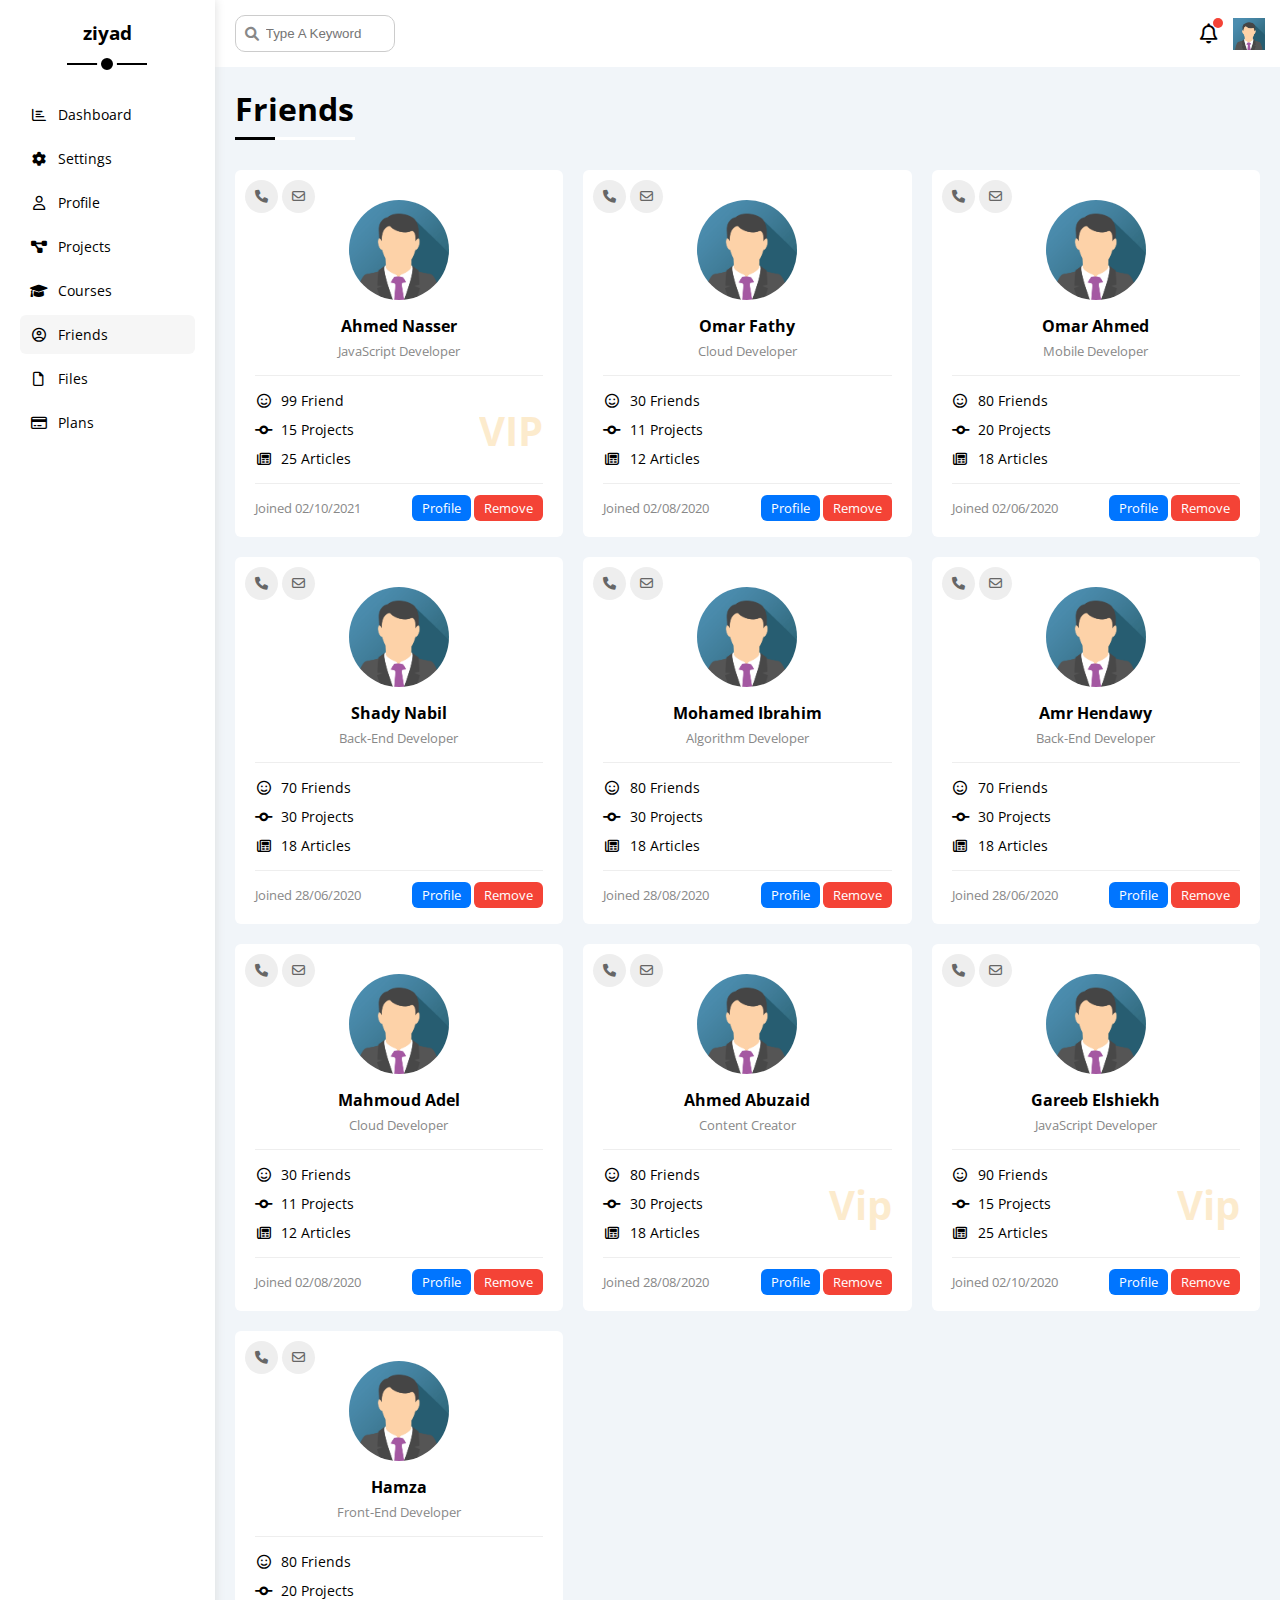
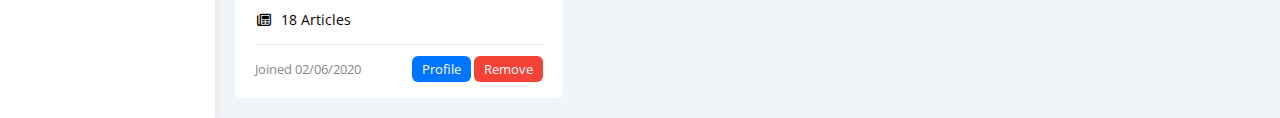
<file: friends.html>
<!DOCTYPE html>
<html lang="en">
  <head>
    <meta charset="UTF-8" />
    <meta http-equiv="X-UA-Compatible" content="IE=edge" />
    <meta name="viewport" content="width=device-width, initial-scale=1.0" />
    <title>Friends</title>
    <link rel="stylesheet" href="css/all.min.css" />
    <link rel="stylesheet" href="css/framework.css" />
    <link rel="stylesheet" href="css/master.css" />
    <link rel="preconnect" href="https://fonts.googleapis.com" />
    <link rel="preconnect" href="https://fonts.gstatic.com" crossorigin />
    <link href="https://fonts.googleapis.com/css2?family=Open+Sans:wght@300;500&display=swap" rel="stylesheet" />
  </head>
  <body>
    <div class="page d-flex">
      <div class="sidebar bg-white p-20 p-relative">
        <h3 class="p-relative txt-c mt-0">ziyad</h3>
        <ul>
          <li>
            <a class="d-flex align-center fs-14 c-black rad-6 p-10" href="index.html">
              <i class="fa-regular fa-chart-bar fa-fw"></i>
              <span>Dashboard</span>
            </a>
          </li>
          <li>
            <a class="d-flex align-center fs-14 c-black rad-6 p-10" href="settings.html">
              <i class="fa-solid fa-gear fa-fw"></i>
              <span>Settings</span>
            </a>
          </li>
          <li>
            <a class="d-flex align-center fs-14 c-black rad-6 p-10" href="profile.html">
              <i class="fa-regular fa-user fa-fw"></i>
              <span>Profile</span>
            </a>
          </li>
          <li>
            <a class="d-flex align-center fs-14 c-black rad-6 p-10" href="projects.html">
              <i class="fa-solid fa-diagram-project fa-fw"></i>
              <span>Projects</span>
            </a>
          </li>
          <li>
            <a class="d-flex align-center fs-14 c-black rad-6 p-10" href="courses.html">
              <i class="fa-solid fa-graduation-cap fa-fw"></i>
              <span>Courses</span>
            </a>
          </li>
          <li>
            <a class="active d-flex align-center fs-14 c-black rad-6 p-10" href="friends.html">
              <i class="fa-regular fa-circle-user fa-fw"></i>
              <span>Friends</span>
            </a>
          </li>
          <li>
            <a class="d-flex align-center fs-14 c-black rad-6 p-10" href="files.html">
              <i class="fa-regular fa-file fa-fw"></i>
              <span>Files</span>
            </a>
          </li>
          <li>
            <a class="d-flex align-center fs-14 c-black rad-6 p-10" href="plans.html">
              <i class="fa-regular fa-credit-card fa-fw"></i>
              <span>Plans</span>
            </a>
          </li>
        </ul>
      </div>
      <div class="content w-full">
        <!-- Start Head -->
        <div class="head bg-white p-15 between-flex">
          <div class="search p-relative">
            <input class="p-10" type="search" placeholder="Type A Keyword" />
          </div>
          <div class="icons d-flex align-center">
            <span class="notification p-relative">
              <i class="fa-regular fa-bell fa-lg"></i>
            </span>
            <img src="imgs/team-01.png" alt="" />
          </div>
        </div>
        <!-- End Head -->
        <h1 class="p-relative">Friends</h1>
        <div class="friends-page d-grid m-20 gap-20">
          <div class="friend bg-white rad-6 p-20 p-relative">
            <div class="contact">
              <i class="fa-solid fa-phone"></i>
              <i class="fa-regular fa-envelope"></i>
            </div>
            <div class="txt-c">
              <img class="rad-half mt-10 mb-10 w-100 h-100" src="imgs/team-01.png" alt="" />
              <h4 class="m-0">Ahmed Nasser</h4>
              <p class="c-grey fs-13 mt-5 mb-0">JavaScript Developer</p>
            </div>
            <div class="icons fs-14 p-relative">
              <div class="mb-10">
                <i class="fa-regular fa-face-smile fa-fw"></i>
                <span>99 Friend</span>
              </div>
              <div class="mb-10">
                <i class="fa-solid fa-code-commit fa-fw"></i>
                <span>15 Projects</span>
              </div>
              <div>
                <i class="fa-regular fa-newspaper fa-fw"></i>
                <span>25 Articles</span>
              </div>
              <span class="vip fw-bold c-orange">VIP</span>
            </div>
            <div class="info between-flex fs-13">
              <span class="c-grey">Joined 02/10/2021</span>
              <div>
                <a class="bg-blue c-white btn-shape" href="profile.html">Profile</a>
                <a class="bg-red c-white btn-shape" href="#">Remove</a>
              </div>
            </div>
          </div>
          <div class="friend bg-white rad-6 p-20 p-relative">
            <div class="contact">
              <i class="fa-solid fa-phone"></i>
              <i class="fa-regular fa-envelope"></i>
            </div>
            <div class="txt-c">
              <img class="rad-half mt-10 mb-10 w-100 h-100" src="imgs/team-01.png" alt="" />
              <h4 class="m-0">Omar Fathy</h4>
              <p class="c-grey fs-13 mt-5 mb-0">Cloud Developer</p>
            </div>
            <div class="icons fs-14 p-relative">
              <div class="mb-10">
                <i class="fa-regular fa-face-smile fa-fw"></i>
                <span>30 Friends</span>
              </div>
              <div class="mb-10">
                <i class="fa-solid fa-code-commit fa-fw"></i>
                <span>11 Projects</span>
              </div>
              <div>
                <i class="fa-regular fa-newspaper fa-fw"></i>
                <span>12 Articles</span>
              </div>
            </div>
            <div class="info between-flex fs-13">
              <span class="c-grey">Joined 02/08/2020</span>
              <div>
                <a class="bg-blue c-white btn-shape" href="profile.html">Profile</a>
                <a class="bg-red c-white btn-shape" href="">Remove</a>
              </div>
            </div>
          </div>
          <div class="friend bg-white rad-6 p-20 p-relative">
            <div class="contact">
              <i class="fa-solid fa-phone"></i>
              <i class="fa-regular fa-envelope"></i>
            </div>
            <div class="txt-c">
              <img class="rad-half mt-10 mb-10 w-100 h-100" src="imgs/team-01.png" alt="" />
              <h4 class="m-0">Omar Ahmed</h4>
              <p class="c-grey fs-13 mt-5 mb-0">Mobile Developer</p>
            </div>
            <div class="icons fs-14 p-relative">
              <div class="mb-10">
                <i class="fa-regular fa-face-smile fa-fw"></i>
                <span>80 Friends</span>
              </div>
              <div class="mb-10">
                <i class="fa-solid fa-code-commit fa-fw"></i>
                <span>20 Projects</span>
              </div>
              <div>
                <i class="fa-regular fa-newspaper fa-fw"></i>
                <span>18 Articles</span>
              </div>
            </div>
            <div class="info between-flex fs-13">
              <span class="c-grey">Joined 02/06/2020</span>
              <div>
                <a class="bg-blue c-white btn-shape" href="profile.html">Profile</a>
                <a class="bg-red c-white btn-shape" href="">Remove</a>
              </div>
            </div>
          </div>
          <div class="friend bg-white rad-6 p-20 p-relative">
            <div class="contact">
              <i class="fa-solid fa-phone"></i>
              <i class="fa-regular fa-envelope"></i>
            </div>
            <div class="txt-c">
              <img class="rad-half mt-10 mb-10 w-100 h-100" src="imgs/team-01.png" alt="" />
              <h4 class="m-0">Shady Nabil</h4>
              <p class="c-grey fs-13 mt-5 mb-0">Back-End Developer</p>
            </div>
            <div class="icons fs-14 p-relative">
              <div class="mb-10">
                <i class="fa-regular fa-face-smile fa-fw"></i>
                <span>70 Friends</span>
              </div>
              <div class="mb-10">
                <i class="fa-solid fa-code-commit fa-fw"></i>
                <span>30 Projects</span>
              </div>
              <div>
                <i class="fa-regular fa-newspaper fa-fw"></i>
                <span>18 Articles</span>
              </div>
            </div>
            <div class="info between-flex fs-13">
              <span class="c-grey">Joined 28/06/2020</span>
              <div>
                <a class="bg-blue c-white btn-shape" href="profile.html">Profile</a>
                <a class="bg-red c-white btn-shape" href="">Remove</a>
              </div>
            </div>
          </div>
          <div class="friend bg-white rad-6 p-20 p-relative">
            <div class="contact">
              <i class="fa-solid fa-phone"></i>
              <i class="fa-regular fa-envelope"></i>
            </div>
            <div class="txt-c">
              <img class="rad-half mt-10 mb-10 w-100 h-100" src="imgs/team-01.png" alt="" />
              <h4 class="m-0">Mohamed Ibrahim</h4>
              <p class="c-grey fs-13 mt-5 mb-0">Algorithm Developer</p>
            </div>
            <div class="icons fs-14 p-relative">
              <div class="mb-10">
                <i class="fa-regular fa-face-smile fa-fw"></i>
                <span>80 Friends</span>
              </div>
              <div class="mb-10">
                <i class="fa-solid fa-code-commit fa-fw"></i>
                <span>30 Projects</span>
              </div>
              <div>
                <i class="fa-regular fa-newspaper fa-fw"></i>
                <span>18 Articles</span>
              </div>
            </div>
            <div class="info between-flex fs-13">
              <span class="c-grey">Joined 28/08/2020</span>
              <div>
                <a class="bg-blue c-white btn-shape" href="profile.html">Profile</a>
                <a class="bg-red c-white btn-shape" href="">Remove</a>
              </div>
            </div>
          </div>
          <div class="friend bg-white rad-6 p-20 p-relative">
            <div class="contact">
              <i class="fa-solid fa-phone"></i>
              <i class="fa-regular fa-envelope"></i>
            </div>
            <div class="txt-c">
              <img class="rad-half mt-10 mb-10 w-100 h-100" src="imgs/team-01.png" alt="" />
              <h4 class="m-0">Amr Hendawy</h4>
              <p class="c-grey fs-13 mt-5 mb-0">Back-End Developer</p>
            </div>
            <div class="icons fs-14 p-relative">
              <div class="mb-10">
                <i class="fa-regular fa-face-smile fa-fw"></i>
                <span>70 Friends</span>
              </div>
              <div class="mb-10">
                <i class="fa-solid fa-code-commit fa-fw"></i>
                <span>30 Projects</span>
              </div>
              <div>
                <i class="fa-regular fa-newspaper fa-fw"></i>
                <span>18 Articles</span>
              </div>
            </div>
            <div class="info between-flex fs-13">
              <span class="c-grey">Joined 28/06/2020</span>
              <div>
                <a class="bg-blue c-white btn-shape" href="profile.html">Profile</a>
                <a class="bg-red c-white btn-shape" href="">Remove</a>
              </div>
            </div>
          </div>
          <div class="friend bg-white rad-6 p-20 p-relative">
            <div class="contact">
              <i class="fa-solid fa-phone"></i>
              <i class="fa-regular fa-envelope"></i>
            </div>
            <div class="txt-c">
              <img class="rad-half mt-10 mb-10 w-100 h-100" src="imgs/team-01.png" alt="" />
              <h4 class="m-0">Mahmoud Adel</h4>
              <p class="c-grey fs-13 mt-5 mb-0">Cloud Developer</p>
            </div>
            <div class="icons fs-14 p-relative">
              <div class="mb-10">
                <i class="fa-regular fa-face-smile fa-fw"></i>
                <span>30 Friends</span>
              </div>
              <div class="mb-10">
                <i class="fa-solid fa-code-commit fa-fw"></i>
                <span>11 Projects</span>
              </div>
              <div>
                <i class="fa-regular fa-newspaper fa-fw"></i>
                <span>12 Articles</span>
              </div>
            </div>
            <div class="info between-flex fs-13">
              <span class="c-grey">Joined 02/08/2020</span>
              <div>
                <a class="bg-blue c-white btn-shape" href="profile.html">Profile</a>
                <a class="bg-red c-white btn-shape" href="">Remove</a>
              </div>
            </div>
          </div>
          <div class="friend bg-white rad-6 p-20 p-relative">
            <div class="contact">
              <i class="fa-solid fa-phone"></i>
              <i class="fa-regular fa-envelope"></i>
            </div>
            <div class="txt-c">
              <img class="rad-half mt-10 mb-10 w-100 h-100" src="imgs/team-01.png" alt="" />
              <h4 class="m-0">Ahmed Abuzaid</h4>
              <p class="c-grey fs-13 mt-5 mb-0">Content Creator</p>
            </div>
            <div class="icons fs-14 p-relative">
              <div class="mb-10">
                <i class="fa-regular fa-face-smile fa-fw"></i>
                <span>80 Friends</span>
              </div>
              <div class="mb-10">
                <i class="fa-solid fa-code-commit fa-fw"></i>
                <span>30 Projects</span>
              </div>
              <div>
                <i class="fa-regular fa-newspaper fa-fw"></i>
                <span>18 Articles</span>
              </div>
              <span class="vip fw-bold c-orange">Vip</span>
            </div>
            <div class="info between-flex fs-13">
              <span class="c-grey">Joined 28/08/2020</span>
              <div>
                <a class="bg-blue c-white btn-shape" href="profile.html">Profile</a>
                <a class="bg-red c-white btn-shape" href="">Remove</a>
              </div>
            </div>
          </div>
          <div class="friend bg-white rad-6 p-20 p-relative">
            <div class="contact">
              <i class="fa-solid fa-phone"></i>
              <i class="fa-regular fa-envelope"></i>
            </div>
            <div class="txt-c">
              <img class="rad-half mt-10 mb-10 w-100 h-100" src="imgs/team-01.png" alt="" />
              <h4 class="m-0">Gareeb Elshiekh</h4>
              <p class="c-grey fs-13 mt-5 mb-0">JavaScript Developer</p>
            </div>
            <div class="icons fs-14 p-relative">
              <div class="mb-10">
                <i class="fa-regular fa-face-smile fa-fw"></i>
                <span>90 Friends</span>
              </div>
              <div class="mb-10">
                <i class="fa-solid fa-code-commit fa-fw"></i>
                <span>15 Projects</span>
              </div>
              <div>
                <i class="fa-regular fa-newspaper fa-fw"></i>
                <span>25 Articles</span>
              </div>
              <span class="vip fw-bold c-orange">Vip</span>
            </div>
            <div class="info between-flex fs-13">
              <span class="c-grey">Joined 02/10/2020</span>
              <div>
                <a class="bg-blue c-white btn-shape" href="profile.html">Profile</a>
                <a class="bg-red c-white btn-shape" href="">Remove</a>
              </div>
            </div>
          </div>
          <div class="friend bg-white rad-6 p-20 p-relative">
            <div class="contact">
              <i class="fa-solid fa-phone"></i>
              <i class="fa-regular fa-envelope"></i>
            </div>
            <div class="txt-c">
              <img class="rad-half mt-10 mb-10 w-100 h-100" src="imgs/team-01.png" alt="" />
              <h4 class="m-0">Hamza</h4>
              <p class="c-grey fs-13 mt-5 mb-0">Front-End Developer</p>
            </div>
            <div class="icons fs-14 p-relative">
              <div class="mb-10">
                <i class="fa-regular fa-face-smile fa-fw"></i>
                <span>80 Friends</span>
              </div>
              <div class="mb-10">
                <i class="fa-solid fa-code-commit fa-fw"></i>
                <span>20 Projects</span>
              </div>
              <div>
                <i class="fa-regular fa-newspaper fa-fw"></i>
                <span>18 Articles</span>
              </div>
            </div>
            <div class="info between-flex fs-13">
              <span class="c-grey">Joined 02/06/2020</span>
              <div>
                <a class="bg-blue c-white btn-shape" href="profile.html">Profile</a>
                <a class="bg-red c-white btn-shape" href="">Remove</a>
              </div>
            </div>
          </div>
        </div>
      </div>
    </div>
  </body>
</html>
</file>
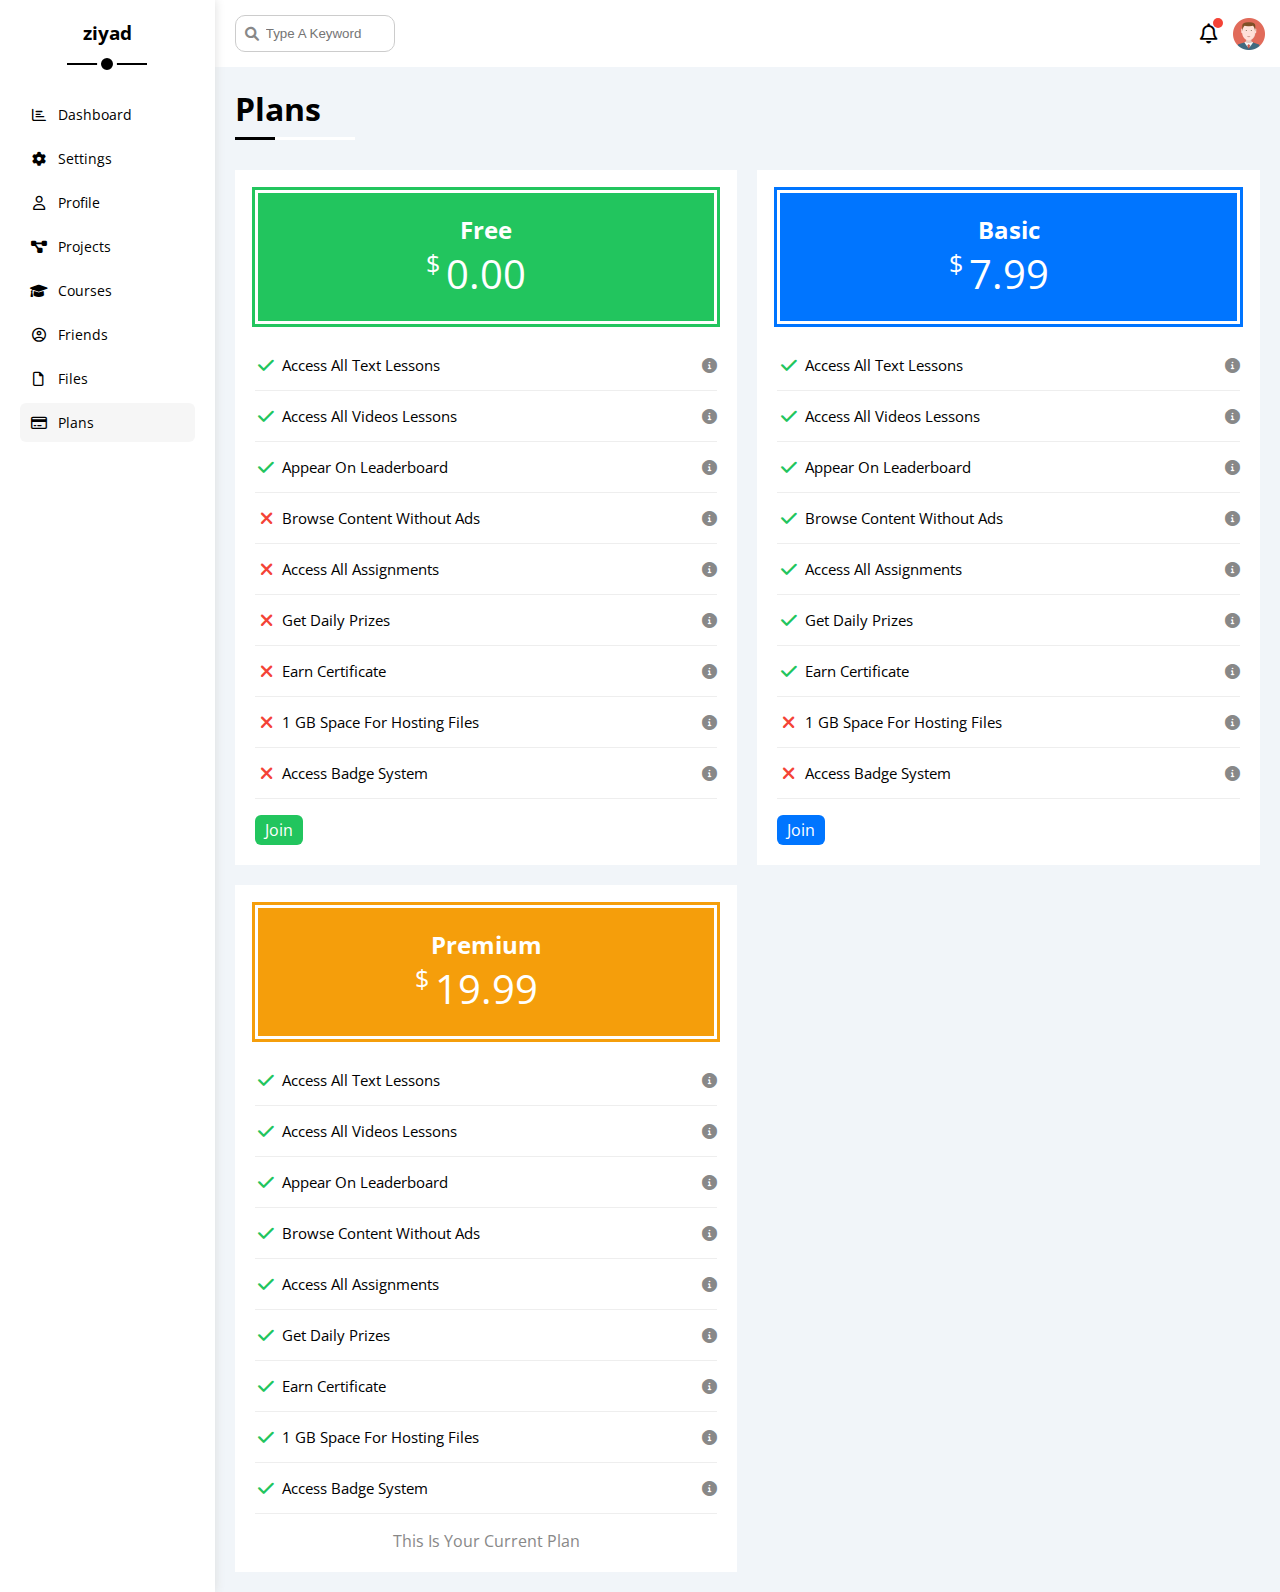
<file: plans.html>
<!DOCTYPE html>
<html lang="en">
  <head>
    <meta charset="UTF-8" />
    <meta http-equiv="X-UA-Compatible" content="IE=edge" />
    <meta name="viewport" content="width=device-width, initial-scale=1.0" />
    <title>Plans</title>
    <link rel="stylesheet" href="css/all.min.css" />
    <link rel="stylesheet" href="css/framework.css" />
    <link rel="stylesheet" href="css/master.css" />
    <link rel="preconnect" href="https://fonts.googleapis.com" />
    <link rel="preconnect" href="https://fonts.gstatic.com" crossorigin />
    <link href="https://fonts.googleapis.com/css2?family=Open+Sans:wght@300;500&display=swap" rel="stylesheet" />
  </head>
  <body>
    <div class="page d-flex">
      <div class="sidebar bg-white p-20 p-relative">
        <h3 class="p-relative txt-c mt-0">ziyad</h3>
        <ul>
          <li>
            <a class="d-flex align-center fs-14 c-black rad-6 p-10" href="index.html">
              <i class="fa-regular fa-chart-bar fa-fw"></i>
              <span>Dashboard</span>
            </a>
          </li>
          <li>
            <a class="d-flex align-center fs-14 c-black rad-6 p-10" href="settings.html">
              <i class="fa-solid fa-gear fa-fw"></i>
              <span>Settings</span>
            </a>
          </li>
          <li>
            <a class="d-flex align-center fs-14 c-black rad-6 p-10" href="profile.html">
              <i class="fa-regular fa-user fa-fw"></i>
              <span>Profile</span>
            </a>
          </li>
          <li>
            <a class="d-flex align-center fs-14 c-black rad-6 p-10" href="projects.html">
              <i class="fa-solid fa-diagram-project fa-fw"></i>
              <span>Projects</span>
            </a>
          </li>
          <li>
            <a class="d-flex align-center fs-14 c-black rad-6 p-10" href="courses.html">
              <i class="fa-solid fa-graduation-cap fa-fw"></i>
              <span>Courses</span>
            </a>
          </li>
          <li>
            <a class="d-flex align-center fs-14 c-black rad-6 p-10" href="friends.html">
              <i class="fa-regular fa-circle-user fa-fw"></i>
              <span>Friends</span>
            </a>
          </li>
          <li>
            <a class="d-flex align-center fs-14 c-black rad-6 p-10" href="files.html">
              <i class="fa-regular fa-file fa-fw"></i>
              <span>Files</span>
            </a>
          </li>
          <li>
            <a class="active d-flex align-center fs-14 c-black rad-6 p-10" href="plans.html">
              <i class="fa-regular fa-credit-card fa-fw"></i>
              <span>Plans</span>
            </a>
          </li>
        </ul>
      </div>
      <div class="content w-full">
        <!-- Start Head -->
        <div class="head bg-white p-15 between-flex">
          <div class="search p-relative">
            <input class="p-10" type="search" placeholder="Type A Keyword" />
          </div>
          <div class="icons d-flex align-center">
            <span class="notification p-relative">
              <i class="fa-regular fa-bell fa-lg"></i>
            </span>
            <img src="imgs/avatar.png" alt="" />
          </div>
        </div>
        <!-- End Head -->
        <h1 class="p-relative">Plans</h1>
        <div class="plans-page d-grid m-20 gap-20">
          <div class="plan green bg-white p-20">
            <div class="top bg-green txt-c p-20">
              <h2 class="m-0 c-white">Free</h2>
              <div class="price c-white"><span>$</span>0.00</div>
            </div>
            <ul>
              <li>
                <i class="fa-solid fa-check fa-fw yes"></i>
                <span>Access All Text Lessons</span>
                <i class="fa-solid fa-circle-info help"></i>
              </li>
              <li>
                <i class="fa-solid fa-check fa-fw yes"></i>
                <span>Access All Videos Lessons</span>
                <i class="fa-solid fa-circle-info help"></i>
              </li>
              <li>
                <i class="fa-solid fa-check fa-fw yes"></i>
                <span>Appear On Leaderboard</span>
                <i class="fa-solid fa-circle-info help"></i>
              </li>
              <li>
                <i class="fa-solid fa-xmark fa-fw"></i>
                <span>Browse Content Without Ads</span>
                <i class="fa-solid fa-circle-info help"></i>
              </li>
              <li>
                <i class="fa-solid fa-xmark fa-fw"></i>
                <span>Access All Assignments</span>
                <i class="fa-solid fa-circle-info help"></i>
              </li>
              <li>
                <i class="fa-solid fa-xmark fa-fw"></i>
                <span>Get Daily Prizes</span>
                <i class="fa-solid fa-circle-info help"></i>
              </li>
              <li>
                <i class="fa-solid fa-xmark fa-fw"></i>
                <span>Earn Certificate</span>
                <i class="fa-solid fa-circle-info help"></i>
              </li>
              <li>
                <i class="fa-solid fa-xmark fa-fw"></i>
                <span>1 GB Space For Hosting Files</span>
                <i class="fa-solid fa-circle-info help"></i>
              </li>
              <li>
                <i class="fa-solid fa-xmark fa-fw"></i>
                <span>Access Badge System</span>
                <i class="fa-solid fa-circle-info help"></i>
              </li>
            </ul>
            <a href="#" class="btn-shape bg-green c-white d-block w-fit">Join</a>
          </div>
          <!-- Start Plan -->
          <div class="plan blue bg-white p-20">
            <div class="top bg-blue txt-c p-20">
              <h2 class="m-0 c-white">Basic</h2>
              <div class="price c-white"><span>$</span>7.99</div>
            </div>
            <ul class="list-none p-0">
              <li>
                <i class="fa-solid fa-check fa-fw yes"></i>
                <span>Access All Text Lessons</span>
                <i class="fa-solid fa-circle-info help"></i>
              </li>
              <li>
                <i class="fa-solid fa-check fa-fw yes"></i>
                <span>Access All Videos Lessons</span>
                <i class="fa-solid fa-circle-info help"></i>
              </li>
              <li>
                <i class="fa-solid fa-check fa-fw yes"></i>
                <span>Appear On Leaderboard</span>
                <i class="fa-solid fa-circle-info help"></i>
              </li>
              <li>
                <i class="fa-solid fa-check fa-fw yes"></i>
                <span>Browse Content Without Ads</span>
                <i class="fa-solid fa-circle-info help"></i>
              </li>
              <li>
                <i class="fa-solid fa-check fa-fw yes"></i>
                <span>Access All Assignments</span>
                <i class="fa-solid fa-circle-info help"></i>
              </li>
              <li>
                <i class="fa-solid fa-check fa-fw yes"></i>
                <span>Get Daily Prizes</span>
                <i class="fa-solid fa-circle-info help"></i>
              </li>
              <li>
                <i class="fa-solid fa-check fa-fw yes"></i>
                <span>Earn Certificate</span>
                <i class="fa-solid fa-circle-info help"></i>
              </li>
              <li>
                <i class="fa-solid fa-xmark fa-fw"></i>
                <span>1 GB Space For Hosting Files</span>
                <i class="fa-solid fa-circle-info help"></i>
              </li>
              <li>
                <i class="fa-solid fa-xmark fa-fw"></i>
                <span>Access Badge System</span>
                <i class="fa-solid fa-circle-info help"></i>
              </li>
            </ul>
            <a href="#" class="btn-shape bg-blue c-white d-block w-fit">Join</a>
          </div>
          <!-- End Plan -->
          <!-- Start Plan -->
          <div class="plan orange bg-white p-20">
            <div class="top bg-orange txt-c p-20">
              <h2 class="m-0 c-white">Premium</h2>
              <div class="price c-white"><span>$</span>19.99</div>
            </div>
            <ul class="list-none p-0">
              <li>
                <i class="fa-solid fa-check fa-fw yes"></i>
                <span>Access All Text Lessons</span>
                <i class="fa-solid fa-circle-info help"></i>
              </li>
              <li>
                <i class="fa-solid fa-check fa-fw yes"></i>
                <span>Access All Videos Lessons</span>
                <i class="fa-solid fa-circle-info help"></i>
              </li>
              <li>
                <i class="fa-solid fa-check fa-fw yes"></i>
                <span>Appear On Leaderboard</span>
                <i class="fa-solid fa-circle-info help"></i>
              </li>
              <li>
                <i class="fa-solid fa-check fa-fw yes"></i>
                <span>Browse Content Without Ads</span>
                <i class="fa-solid fa-circle-info help"></i>
              </li>
              <li>
                <i class="fa-solid fa-check fa-fw yes"></i>
                <span>Access All Assignments</span>
                <i class="fa-solid fa-circle-info help"></i>
              </li>
              <li>
                <i class="fa-solid fa-check fa-fw yes"></i>
                <span>Get Daily Prizes</span>
                <i class="fa-solid fa-circle-info help"></i>
              </li>
              <li>
                <i class="fa-solid fa-check fa-fw yes"></i>
                <span>Earn Certificate</span>
                <i class="fa-solid fa-circle-info help"></i>
              </li>
              <li>
                <i class="fa-solid fa-check fa-fw yes"></i>
                <span>1 GB Space For Hosting Files</span>
                <i class="fa-solid fa-circle-info help"></i>
              </li>
              <li>
                <i class="fa-solid fa-check fa-fw yes"></i>
                <span>Access Badge System</span>
                <i class="fa-solid fa-circle-info help"></i>
              </li>
            </ul>
            <p class="c-grey m-0 txt-c">This Is Your Current Plan</p>
          </div>
          <!-- End Plan -->
        </div>
      </div>
    </div>
  </body>
</html>
</file>
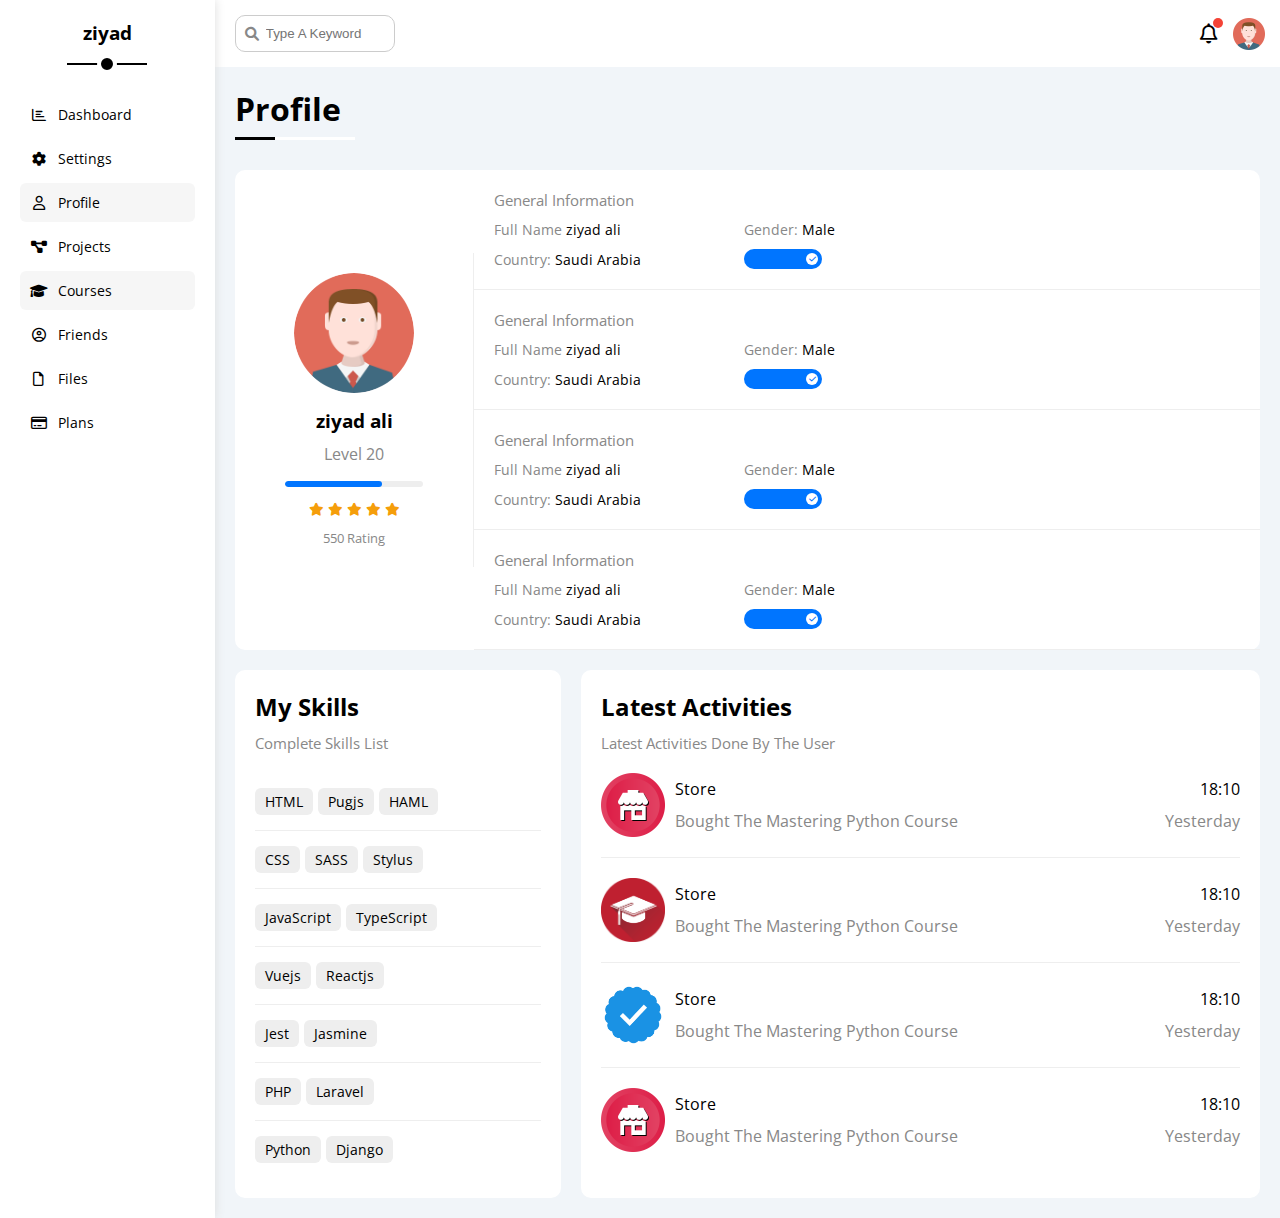
<file: Profile.html>
<!DOCTYPE html>
<html lang="en">
<head>
    <meta charset="UTF-8">
    <meta http-equiv="X-UA-Compatible" content="IE=edge">
    <meta name="viewport" content="width=device-width, initial-scale=1.0">
    <title>profile</title>
    <link rel="stylesheet" href="css/all.min.css" />
    <link rel="stylesheet" href="css/framework.css" />
    <link rel="stylesheet" href="css/master.css" />
    <link rel="preconnect" href="https://fonts.googleapis.com" />
    <link rel="preconnect" href="https://fonts.gstatic.com" crossorigin />
    <link href="https://fonts.googleapis.com/css2?family=Open+Sans:wght@300;500&display=swap" rel="stylesheet" />
</head>
<body>
    <div class="page d-flex">
        <div class="sidebar bg-white p-20 p-relative">
            <h3 class="p-relative txt-c mt-0">ziyad</h3>
            <ul>
                <li>
                    <a class="d-flex align-center fs-14 c-black rad-6 p-10" href="index.html">
                        <i class="fa-regular fa-chart-bar fa-fw"></i>
                        <span>Dashboard</span>
                    </a>
                </li>
                <li>
                    <a class=" d-flex align-center fs-14 c-black rad-6 p-10" href="settings.html">
                        <i class="fa-solid fa-gear fa-fw"></i>
                        <span>Settings</span>
                    </a>
                </li>
                <li>
                    <a class="active d-flex align-center fs-14 c-black rad-6 p-10" href="profile.html">
                        <i class="fa-regular fa-user fa-fw"></i>
                        <span>Profile</span>
                    </a>
                </li>
                <li>
                    <a class="d-flex align-center fs-14 c-black rad-6 p-10" href="projects.html">
                        <i class="fa-solid fa-diagram-project fa-fw"></i>
                        <span>Projects</span>
                    </a>
                </li>
                <li>
                    <a class="active d-flex align-center fs-14 c-black rad-6 p-10" href="courses.html">
                        <i class="fa-solid fa-graduation-cap fa-fw"></i>
                        <span>Courses</span>
                    </a>
                </li>
                <li>
                    <a class="d-flex align-center fs-14 c-black rad-6 p-10" href="friends.html">
                        <i class="fa-regular fa-circle-user fa-fw"></i>
                        <span>Friends</span>
                    </a>
                </li>
                <li>
                    <a class="d-flex align-center fs-14 c-black rad-6 p-10" href="files.html">
                        <i class="fa-regular fa-file fa-fw"></i>
                        <span>Files</span>
                    </a>
                </li>
                <li>
                    <a class="d-flex align-center fs-14 c-black rad-6 p-10" href="plans.html">
                        <i class="fa-regular fa-credit-card fa-fw"></i>
                        <span>Plans</span>
                    </a>
                </li>
            </ul>
        </div>
        <div class="content w-full">
            <!--start head-->
            <div class="head bg-white p-15 between-flex">
                <div class="search p-relative">
                    <input class="p-10" type="search" placeholder="Type A Keyword"/>
                </div>
                <div class="icons d-flex align-center">
                    <span class="notification p-relative">
                        <i class="fa-regular fa-bell fa-lg"></i>
                    </span>
                    <img src="imgs/avatar.png" alt="" />
                </div>
            </div>
            <!--end head-->
            <h1 class="p-relative">Profile</h1>
            <div class="profile-page m-20">
                <!-- Start Overview -->
                <div class="overview bg-white rad-10 d-flex align-center">
                    <div class="avatar-box txt-c p-20">
                        <img class="rad-half mb-10" src="imgs/avatar.png" alt="" />
                        <h3 class="m-0">ziyad ali</h3>
                        <p class="c-grey mt-10">Level 20</p>
                        <div class="level rad-6 bg-eee p-relative">
                            <span style="width: 70%"></span>
                        </div>
                        <div class="rating mt-10 mb-10">
                            <i class="fa-solid fa-star c-orange fs-13"></i>
                            <i class="fa-solid fa-star c-orange fs-13"></i>
                            <i class="fa-solid fa-star c-orange fs-13"></i>
                            <i class="fa-solid fa-star c-orange fs-13"></i>
                            <i class="fa-solid fa-star c-orange fs-13"></i>
                        </div>
                        <p class="c-grey m-0 fs-13">550 Rating</p>
                    </div>
                    <div class="info-box w-full txt-c-mobile">
                        <!-- Start Information Row -->
                        <div class="box p-20 d-flex align-center">
                            <h4 class="c-grey fs-15 m-0 w-full">General Information</h4>
                            <div class="fs-14">
                                <span class="c-grey">Full Name</span>
                                <span>ziyad ali</span>
                            </div>
                            <div class="fs-14">
                                <span class="c-grey">Gender:</span>
                                <span>Male</span>
                            </div>
                            <div class="fs-14">
                                <span class="c-grey">Country:</span>
                                <span>Saudi Arabia</span>
                            </div>
                            <div class="fs-14">
                                <label>
                                    <input class="toggle-checkbox" type="checkbox" checked />
                                    <div class="toggle-switch"></div>
                                </label>
                            </div>
                        </div>
                        <!-- End Information Row -->
                        <!-- Start Information Row -->
                        <div class="box p-20 d-flex align-center">
                            <h4 class="c-grey fs-15 m-0 w-full">General Information</h4>
                            <div class="fs-14">
                                <span class="c-grey">Full Name</span>
                                <span>ziyad ali</span>
                            </div>
                            <div class="fs-14">
                                <span class="c-grey">Gender:</span>
                                <span>Male</span>
                            </div>
                            <div class="fs-14">
                                <span class="c-grey">Country:</span>
                                <span>Saudi Arabia</span>
                            </div>
                            <div class="fs-14">
                                <label>
                                    <input class="toggle-checkbox" type="checkbox" checked />
                                    <div class="toggle-switch"></div>
                                </label>
                            </div>
                        </div>
                        <!-- End Information Row -->
                        <!-- Start Information Row -->
                        <div class="box p-20 d-flex align-center">
                            <h4 class="c-grey fs-15 m-0 w-full">General Information</h4>
                            <div class="fs-14">
                                <span class="c-grey">Full Name</span>
                                <span>ziyad ali</span>
                            </div>
                            <div class="fs-14">
                                <span class="c-grey">Gender:</span>
                                <span>Male</span>
                            </div>
                            <div class="fs-14">
                                <span class="c-grey">Country:</span>
                                <span>Saudi Arabia</span>
                            </div>
                            <div class="fs-14">
                                <label>
                                    <input class="toggle-checkbox" type="checkbox" checked />
                                    <div class="toggle-switch"></div>
                                </label>
                            </div>
                        </div>
                        <!-- End Information Row -->
                        <!-- Start Information Row -->
                        <div class="box p-20 d-flex align-center">
                            <h4 class="c-grey fs-15 m-0 w-full">General Information</h4>
                            <div class="fs-14">
                                <span class="c-grey">Full Name</span>
                                <span>ziyad ali</span>
                            </div>
                            <div class="fs-14">
                                <span class="c-grey">Gender:</span>
                                <span>Male</span>
                            </div>
                            <div class="fs-14">
                                <span class="c-grey">Country:</span>
                                <span>Saudi Arabia</span>
                            </div>
                            <div class="fs-14">
                                <label>
                                    <input class="toggle-checkbox" type="checkbox" checked />
                                    <div class="toggle-switch"></div>
                                </label>
                            </div>
                        </div>
                        <!-- End Information Row -->
                    </div>
                </div>
                <!-- end  Overview -->
                <!-- Start Other Data -->
                <div class="other-data d-flex gap-20">
                    <div class="skills-card p-20 bg-white rad-10 mt-20">
                        <h2 class="mt-0 mb-10">My Skills</h2>
                        <p class="mt-0 mb-20 c-grey fs-15">Complete Skills List</p>
                        <ul class="m-0 txt-c-mobile">
                            <li><span>HTML</span><span>Pugjs</span><span>HAML</span></li>
                            <li><span>CSS</span><span>SASS</span><span>Stylus</span></li>
                            <li><span>JavaScript</span><span>TypeScript</span></li>
                            <li><span>Vuejs</span><span>Reactjs</span></li>
                            <li><span>Jest</span><span>Jasmine</span></li>
                            <li><span>PHP</span><span>Laravel</span></li>
                            <li><span>Python</span><span>Django</span></li>
                        </ul>
                    </div>
                    <div class="activities p-20 bg-white rad-10 mt-20">
                        <h2 class="mt-0 mb-10">Latest Activities</h2>
                        <p class="mt-0 mb-20 c-grey fs-15">Latest Activities Done By The User</p>
                        <div class="activity d-flex align-center txt-c-mobile">
                            <img src="imgs/activity-01.png" alt="" />
                            <div class="info">
                                <span class="d-block mb-10">Store</span>
                                <span class="c-grey">Bought The Mastering Python Course</span>
                            </div>
                            <div class="date">
                                <span class="d-block mb-10">18:10</span>
                                <span class="c-grey">Yesterday</span>
                            </div>
                        </div>
                        <div class="activity d-flex align-center txt-c-mobile">
                            <img src="imgs/activity-02.png" alt="" />
                            <div class="info">
                                <span class="d-block mb-10">Store</span>
                                <span class="c-grey">Bought The Mastering Python Course</span>
                            </div>
                            <div class="date">
                                <span class="d-block mb-10">18:10</span>
                                <span class="c-grey">Yesterday</span>
                            </div>
                        </div>
                        <div class="activity d-flex align-center txt-c-mobile">
                            <img src="imgs/activity-03.png" alt="" />
                            <div class="info">
                                <span class="d-block mb-10">Store</span>
                                <span class="c-grey">Bought The Mastering Python Course</span>
                            </div>
                            <div class="date">
                                <span class="d-block mb-10">18:10</span>
                                <span class="c-grey">Yesterday</span>
                            </div>
                        </div>
                        <div class="activity d-flex align-center txt-c-mobile">
                            <img src="imgs/activity-01.png" alt="" />
                            <div class="info">
                                <span class="d-block mb-10">Store</span>
                                <span class="c-grey">Bought The Mastering Python Course</span>
                            </div>
                            <div class="date">
                                <span class="d-block mb-10">18:10</span>
                                <span class="c-grey">Yesterday</span>
                            </div>
                        </div>
                    </div>
                </div>
                <!-- end Other Data -->
            </div>
        </div>
    </div>
</body>
</html>
</file>
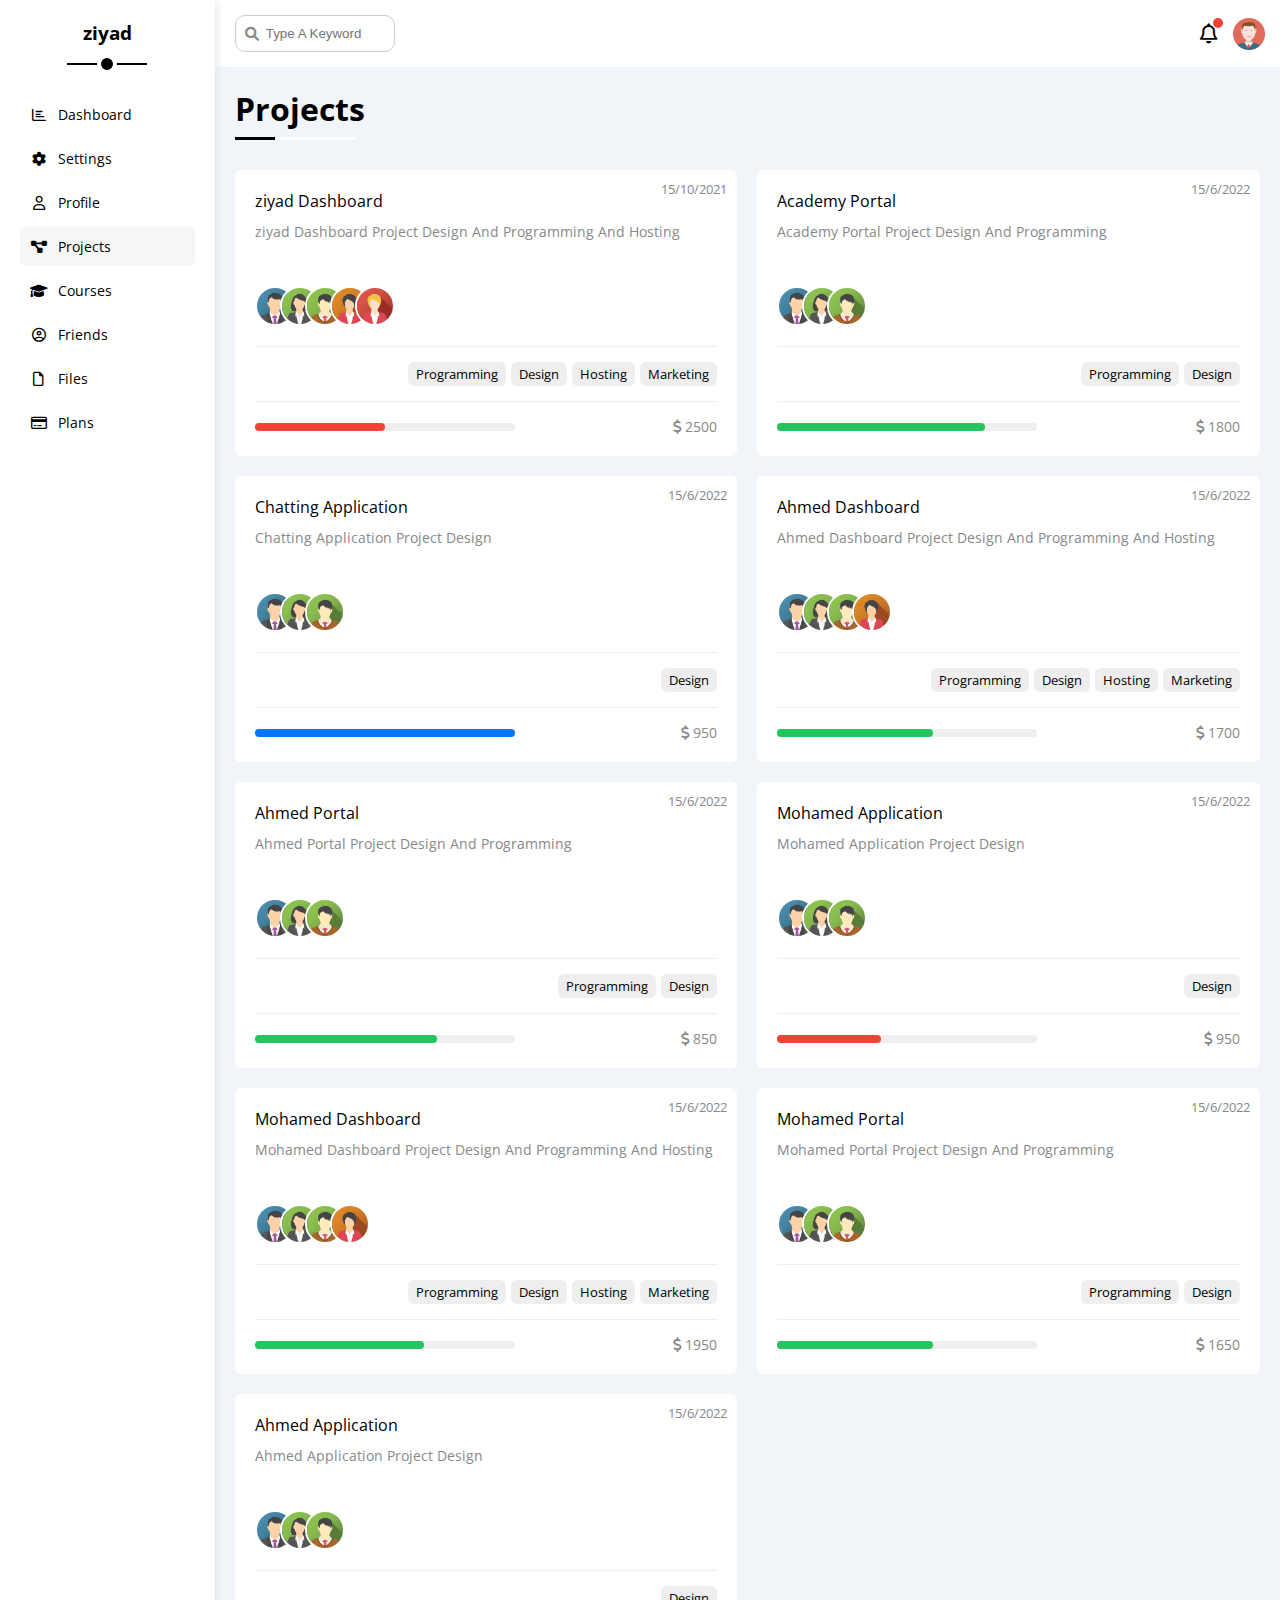
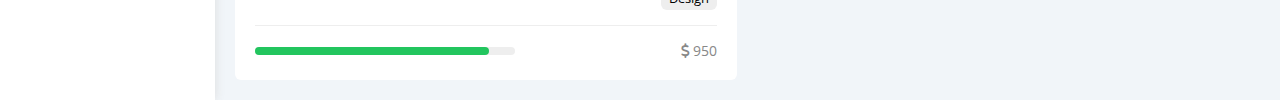
<file: Projects.html>
<!DOCTYPE html>
<html lang="en">
  <head>
    <meta charset="UTF-8" />
    <meta http-equiv="X-UA-Compatible" content="IE=edge" />
    <meta name="viewport" content="width=device-width, initial-scale=1.0" />
    <title>Projects</title>
    <link rel="stylesheet" href="css/all.min.css" />
    <link rel="stylesheet" href="css/framework.css" />
    <link rel="stylesheet" href="css/master.css" />
    <link rel="preconnect" href="https://fonts.googleapis.com" />
    <link rel="preconnect" href="https://fonts.gstatic.com" crossorigin />
    <link href="https://fonts.googleapis.com/css2?family=Open+Sans:wght@300;500&display=swap" rel="stylesheet" />
  </head>
  <body>
    <div class="page d-flex">
      <div class="sidebar bg-white p-20 p-relative">
        <h3 class="p-relative txt-c mt-0">ziyad</h3>
        <ul>
          <li>
            <a class="d-flex align-center fs-14 c-black rad-6 p-10" href="index.html">
              <i class="fa-regular fa-chart-bar fa-fw"></i>
              <span>Dashboard</span>
            </a>
          </li>
          <li>
            <a class="d-flex align-center fs-14 c-black rad-6 p-10" href="settings.html">
              <i class="fa-solid fa-gear fa-fw"></i>
              <span>Settings</span>
            </a>
          </li>
          <li>
            <a class="d-flex align-center fs-14 c-black rad-6 p-10" href="profile.html">
              <i class="fa-regular fa-user fa-fw"></i>
              <span>Profile</span>
            </a>
          </li>
          <li>
            <a class="active d-flex align-center fs-14 c-black rad-6 p-10" href="projects.html">
              <i class="fa-solid fa-diagram-project fa-fw"></i>
              <span>Projects</span>
            </a>
          </li>
          <li>
            <a class="d-flex align-center fs-14 c-black rad-6 p-10" href="courses.html">
              <i class="fa-solid fa-graduation-cap fa-fw"></i>
              <span>Courses</span>
            </a>
          </li>
          <li>
            <a class="d-flex align-center fs-14 c-black rad-6 p-10" href="friends.html">
              <i class="fa-regular fa-circle-user fa-fw"></i>
              <span>Friends</span>
            </a>
          </li>
          <li>
            <a class="d-flex align-center fs-14 c-black rad-6 p-10" href="files.html">
              <i class="fa-regular fa-file fa-fw"></i>
              <span>Files</span>
            </a>
          </li>
          <li>
            <a class="d-flex align-center fs-14 c-black rad-6 p-10" href="plans.html">
              <i class="fa-regular fa-credit-card fa-fw"></i>
              <span>Plans</span>
            </a>
          </li>
        </ul>
      </div>
      <div class="content w-full">
        <!-- Start Head -->
        <div class="head bg-white p-15 between-flex">
          <div class="search p-relative">
            <input class="p-10" type="search" placeholder="Type A Keyword" />
          </div>
          <div class="icons d-flex align-center">
            <span class="notification p-relative">
              <i class="fa-regular fa-bell fa-lg"></i>
            </span>
            <img src="imgs/avatar.png" alt="" />
          </div>
        </div>
        <!-- End Head -->
        <h1 class="p-relative">Projects</h1>
        <div class="projects-page d-grid m-20 gap-20">
          <div class="project bg-white p-20 rad-6 p-relative">
            <span class="date fs-13 c-grey">15/10/2021</span>
            <h4 class="m-0">ziyad Dashboard</h4>
            <p class="c-grey mt-10 mb-10 fs-14">ziyad Dashboard Project Design And Programming And Hosting</p>
            <div class="team">
              <a href="#"><img src="imgs/team-01.png" alt="" /></a>
              <a href="#"><img src="imgs/team-02.png" alt="" /></a>
              <a href="#"><img src="imgs/team-03.png" alt="" /></a>
              <a href="#"><img src="imgs/team-04.png" alt="" /></a>
              <a href="#"><img src="imgs/team-05.png" alt="" /></a>
            </div>
            <div class="do d-flex">
              <span class="fs-13 rad-6 bg-eee">Programming</span>
              <span class="fs-13 rad-6 bg-eee">Design</span>
              <span class="fs-13 rad-6 bg-eee">Hosting</span>
              <span class="fs-13 rad-6 bg-eee">Marketing</span>
            </div>
            <div class="info between-flex">
              <div class="prog bg-eee">
                <span class="bg-red" style="width: 50%"></span>
              </div>
              <div class="fs-14 c-grey">
                <i class="fa-solid fa-dollar-sign"></i>
                2500
              </div>
            </div>
          </div>
          <div class="project bg-white p-20 rad-6 p-relative">
            <span class="date fs-13 c-grey">15/6/2022</span>
            <h4 class="m-0">Academy Portal</h4>
            <p class="c-grey mt-10 mb-10 fs-14">Academy Portal Project Design And Programming</p>
            <div class="team">
              <a href="#"><img src="imgs/team-01.png" alt="" /></a>
              <a href="#"><img src="imgs/team-02.png" alt="" /></a>
              <a href="#"><img src="imgs/team-03.png" alt="" /></a>
            </div>
            <div class="do d-flex">
              <span class="fs-13 rad-6 bg-eee">Programming</span>
              <span class="fs-13 rad-6 bg-eee">Design</span>
            </div>
            <div class="info between-flex">
              <div class="prog bg-eee">
                <span class="bg-green" style="width: 80%"></span>
              </div>
              <div class="fs-14 c-grey">
                <i class="fa-solid fa-dollar-sign"></i>
                1800
              </div>
            </div>
          </div>
          <div class="project bg-white p-20 rad-6 p-relative">
            <span class="date fs-13 c-grey">15/6/2022</span>
            <h4 class="m-0">Chatting Application</h4>
            <p class="c-grey mt-10 mb-10 fs-14">Chatting Application Project Design</p>
            <div class="team">
              <a href="#"><img src="imgs/team-01.png" alt="" /></a>
              <a href="#"><img src="imgs/team-02.png" alt="" /></a>
              <a href="#"><img src="imgs/team-03.png" alt="" /></a>
            </div>
            <div class="do d-flex">
              <span class="fs-13 rad-6 bg-eee">Design</span>
            </div>
            <div class="info between-flex">
              <div class="prog bg-eee">
                <span class="bg-blue" style="width: 100%"></span>
              </div>
              <div class="fs-14 c-grey">
                <i class="fa-solid fa-dollar-sign"></i>
                950
              </div>
            </div>
          </div>
          <div class="project bg-white p-20 rad-6 p-relative">
            <span class="date fs-13 c-grey">15/6/2022</span>
            <h4 class="m-0">Ahmed Dashboard</h4>
            <p class="c-grey mt-10 mb-10 fs-14">Ahmed Dashboard Project Design And Programming And Hosting</p>
            <div class="team">
              <a href="#"><img src="imgs/team-01.png" alt="" /></a>
              <a href="#"><img src="imgs/team-02.png" alt="" /></a>
              <a href="#"><img src="imgs/team-03.png" alt="" /></a>
              <a href="#"><img src="imgs/team-04.png" alt="" /></a>
            </div>
            <div class="do d-flex">
              <span class="fs-13 rad-6 bg-eee">Programming</span>
              <span class="fs-13 rad-6 bg-eee">Design</span>
              <span class="fs-13 rad-6 bg-eee">Hosting</span>
              <span class="fs-13 rad-6 bg-eee">Marketing</span>
            </div>
            <div class="info between-flex">
              <div class="prog bg-eee">
                <span class="bg-green" style="width: 60%"></span>
              </div>
              <div class="fs-14 c-grey">
                <i class="fa-solid fa-dollar-sign"></i>
                1700
              </div>
            </div>
          </div>
          <div class="project bg-white p-20 rad-6 p-relative">
            <span class="date fs-13 c-grey">15/6/2022</span>
            <h4 class="m-0">Ahmed Portal</h4>
            <p class="c-grey mt-10 mb-10 fs-14">Ahmed Portal Project Design And Programming</p>
            <div class="team">
              <a href="#"><img src="imgs/team-01.png" alt="" /></a>
              <a href="#"><img src="imgs/team-02.png" alt="" /></a>
              <a href="#"><img src="imgs/team-03.png" alt="" /></a>
            </div>
            <div class="do d-flex">
              <span class="fs-13 rad-6 bg-eee">Programming</span>
              <span class="fs-13 rad-6 bg-eee">Design</span>
            </div>
            <div class="info between-flex">
              <div class="prog bg-eee">
                <span class="bg-green" style="width: 70%"></span>
              </div>
              <div class="fs-14 c-grey">
                <i class="fa-solid fa-dollar-sign"></i>
                850
              </div>
            </div>
          </div>
          <div class="project bg-white p-20 rad-6 p-relative">
            <span class="date fs-13 c-grey">15/6/2022</span>
            <h4 class="m-0">Mohamed Application</h4>
            <p class="c-grey mt-10 mb-10 fs-14">Mohamed Application Project Design</p>
            <div class="team">
              <a href="#"><img src="imgs/team-01.png" alt="" /></a>
              <a href="#"><img src="imgs/team-02.png" alt="" /></a>
              <a href="#"><img src="imgs/team-03.png" alt="" /></a>
            </div>
            <div class="do d-flex">
              <span class="fs-13 rad-6 bg-eee">Design</span>
            </div>
            <div class="info between-flex">
              <div class="prog bg-eee">
                <span class="bg-red" style="width: 40%"></span>
              </div>
              <div class="fs-14 c-grey">
                <i class="fa-solid fa-dollar-sign"></i>
                950
              </div>
            </div>
          </div>
          <div class="project bg-white p-20 rad-6 p-relative">
            <span class="date fs-13 c-grey">15/6/2022</span>
            <h4 class="m-0">Mohamed Dashboard</h4>
            <p class="c-grey mt-10 mb-10 fs-14">Mohamed Dashboard Project Design And Programming And Hosting</p>
            <div class="team">
              <a href="#"><img src="imgs/team-01.png" alt="" /></a>
              <a href="#"><img src="imgs/team-02.png" alt="" /></a>
              <a href="#"><img src="imgs/team-03.png" alt="" /></a>
              <a href="#"><img src="imgs/team-04.png" alt="" /></a>
            </div>
            <div class="do d-flex">
              <span class="fs-13 rad-6 bg-eee">Programming</span>
              <span class="fs-13 rad-6 bg-eee">Design</span>
              <span class="fs-13 rad-6 bg-eee">Hosting</span>
              <span class="fs-13 rad-6 bg-eee">Marketing</span>
            </div>
            <div class="info between-flex">
              <div class="prog bg-eee">
                <span class="bg-green" style="width: 65%"></span>
              </div>
              <div class="fs-14 c-grey">
                <i class="fa-solid fa-dollar-sign"></i>
                1950
              </div>
            </div>
          </div>
          <div class="project bg-white p-20 rad-6 p-relative">
            <span class="date fs-13 c-grey">15/6/2022</span>
            <h4 class="m-0">Mohamed Portal</h4>
            <p class="c-grey mt-10 mb-10 fs-14">Mohamed Portal Project Design And Programming</p>
            <div class="team">
              <a href="#"><img src="imgs/team-01.png" alt="" /></a>
              <a href="#"><img src="imgs/team-02.png" alt="" /></a>
              <a href="#"><img src="imgs/team-03.png" alt="" /></a>
            </div>
            <div class="do d-flex">
              <span class="fs-13 rad-6 bg-eee">Programming</span>
              <span class="fs-13 rad-6 bg-eee">Design</span>
            </div>
            <div class="info between-flex">
              <div class="prog bg-eee">
                <span class="bg-green" style="width: 60%"></span>
              </div>
              <div class="fs-14 c-grey">
                <i class="fa-solid fa-dollar-sign"></i>
                1650
              </div>
            </div>
          </div>
          <div class="project bg-white p-20 rad-6 p-relative">
            <span class="date fs-13 c-grey">15/6/2022</span>
            <h4 class="m-0">Ahmed Application</h4>
            <p class="c-grey mt-10 mb-10 fs-14">Ahmed Application Project Design</p>
            <div class="team">
              <a href="#"><img src="imgs/team-01.png" alt="" /></a>
              <a href="#"><img src="imgs/team-02.png" alt="" /></a>
              <a href="#"><img src="imgs/team-03.png" alt="" /></a>
            </div>
            <div class="do d-flex">
              <span class="fs-13 rad-6 bg-eee">Design</span>
            </div>
            <div class="info between-flex">
              <div class="prog bg-eee">
                <span class="bg-green" style="width: 90%"></span>
              </div>
              <div class="fs-14 c-grey">
                <i class="fa-solid fa-dollar-sign"></i>
                950
              </div>
            </div>
          </div>
        </div>
      </div>
    </div>
  </body>
</html>
</file>
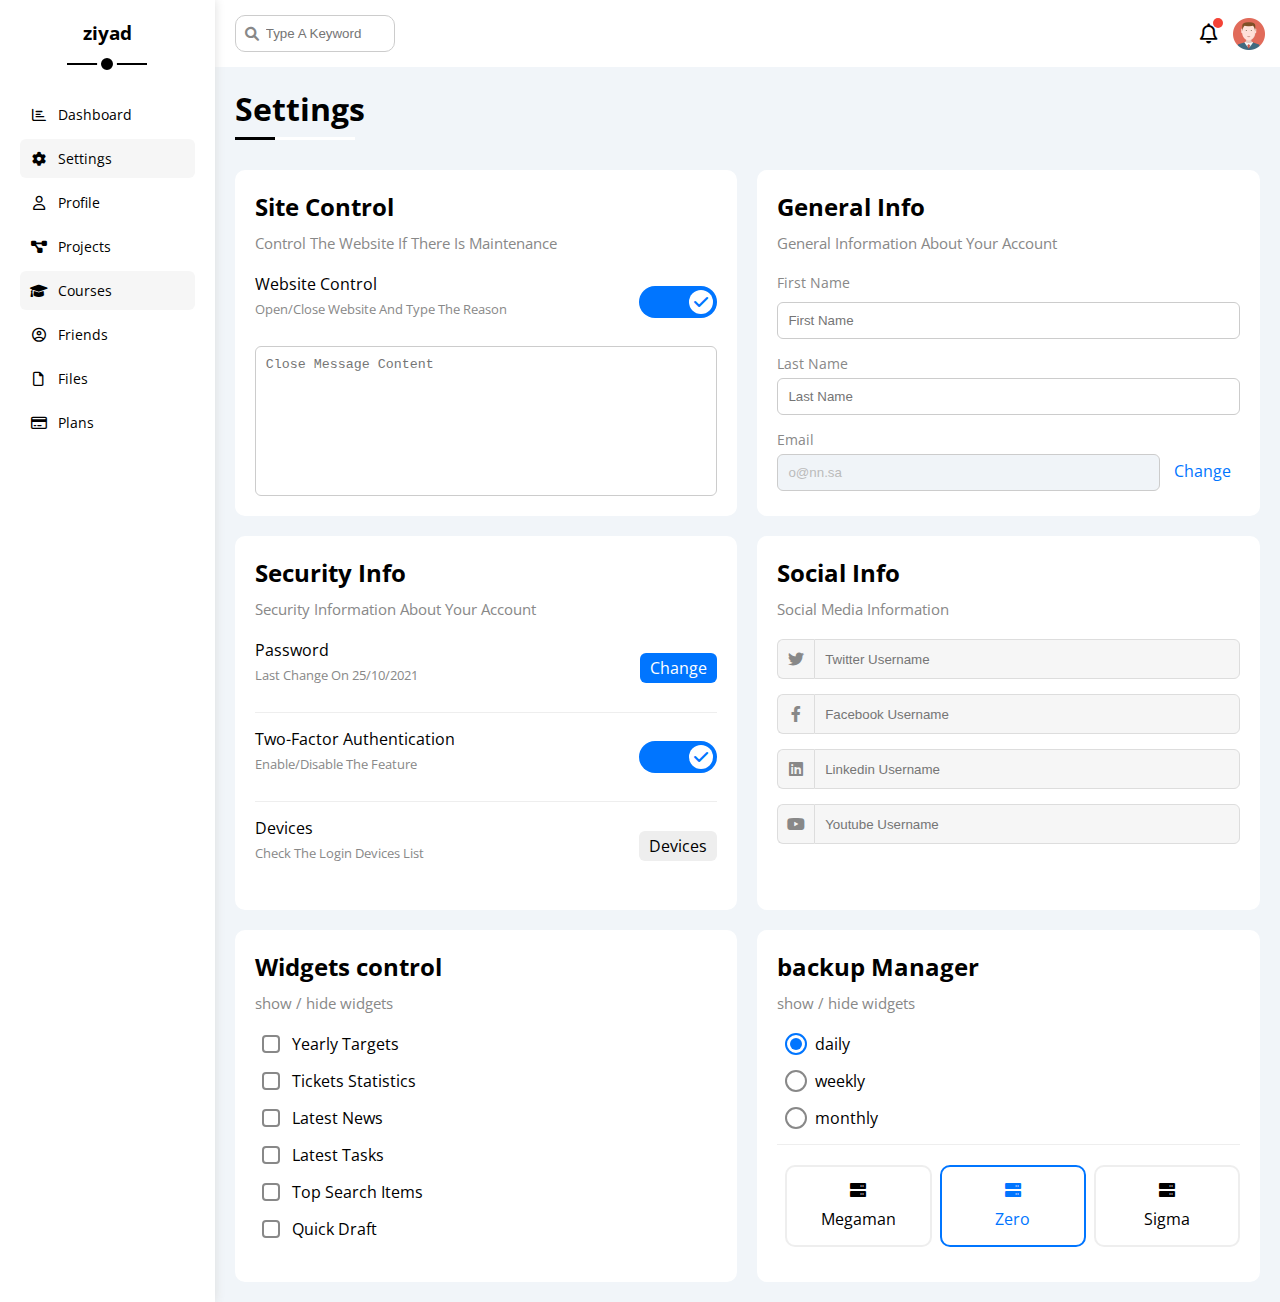
<file: settings.html>
<!DOCTYPE html>
<html lang="en">
<head>
    <meta charset="UTF-8">
    <meta http-equiv="X-UA-Compatible" content="IE=edge">
    <meta name="viewport" content="width=device-width, initial-scale=1.0">
    <title>Settings</title>
    <link rel="stylesheet" href="css/all.min.css" />
    <link rel="stylesheet" href="css/framework.css" />
    <link rel="stylesheet" href="css/master.css" />
    <link rel="preconnect" href="https://fonts.googleapis.com" />
    <link rel="preconnect" href="https://fonts.gstatic.com" crossorigin />
    <link href="https://fonts.googleapis.com/css2?family=Open+Sans:wght@300;500&display=swap" rel="stylesheet" />
</head>
<body>
    <div class="page d-flex">
        <div class="sidebar bg-white p-20 p-relative">
            <h3 class="p-relative txt-c mt-0">ziyad</h3>
            <ul>
                <li>
                    <a class="d-flex align-center fs-14 c-black rad-6 p-10" href="index.html">
                        <i class="fa-regular fa-chart-bar fa-fw"></i>
                        <span>Dashboard</span>
                    </a>
                </li>
                <li>
                    <a class="active d-flex align-center fs-14 c-black rad-6 p-10" href="settings.html">
                        <i class="fa-solid fa-gear fa-fw"></i>
                        <span>Settings</span>
                    </a>
                </li>
                <li>
                    <a class="d-flex align-center fs-14 c-black rad-6 p-10" href="profile.html">
                        <i class="fa-regular fa-user fa-fw"></i>
                        <span>Profile</span>
                    </a>
                </li>
                <li>
                    <a class="d-flex align-center fs-14 c-black rad-6 p-10" href="projects.html">
                        <i class="fa-solid fa-diagram-project fa-fw"></i>
                        <span>Projects</span>
                    </a>
                </li>
                <li>
                    <a class="active d-flex align-center fs-14 c-black rad-6 p-10" href="courses.html">
                        <i class="fa-solid fa-graduation-cap fa-fw"></i>
                        <span>Courses</span>
                    </a>
                </li>
                <li>
                    <a class="d-flex align-center fs-14 c-black rad-6 p-10" href="friends.html">
                        <i class="fa-regular fa-circle-user fa-fw"></i>
                        <span>Friends</span>
                    </a>
                </li>
                <li>
                    <a class="d-flex align-center fs-14 c-black rad-6 p-10" href="files.html">
                        <i class="fa-regular fa-file fa-fw"></i>
                        <span>Files</span>
                    </a>
                </li>
                <li>
                    <a class="d-flex align-center fs-14 c-black rad-6 p-10" href="plans.html">
                        <i class="fa-regular fa-credit-card fa-fw"></i>
                        <span>Plans</span>
                    </a>
                </li>
            </ul>
        </div>
        <div class="content w-full">
            <!--start head-->
            <div class="head bg-white p-15 between-flex">
                <div class="search p-relative">
                    <input class="p-10" type="search" placeholder="Type A Keyword"/>
                </div>
                <div class="icons d-flex align-center">
                    <span class="notification p-relative">
                        <i class="fa-regular fa-bell fa-lg"></i>
                    </span>
                    <img src="imgs/avatar.png" alt="" />
                </div>
            </div>
            <!--end head-->
            <h1 class="p-relative">Settings</h1>
            <div class="settings-page m-20 d-grid gap-20">
                <!-- Start Settings Box -->
                <div class="p-20 bg-white rad-10">
                    <h2 class="mt-0 mb-10">Site Control</h2>
                    <p class="mt-0 mb-20 c-grey fs-15">Control The Website If There Is Maintenance</p>
                    <div class="mb-15 between-flex">
                        <div>
                            <span>Website Control</span>
                            <p class="c-grey mt-5 mb-0 fs-13">Open/Close Website And Type The Reason</p>
                        </div>
                        <div>
                            <label>
                                <input class="toggle-checkbox" type="checkbox" checked />
                                <div class="toggle-switch"></div>
                            </label>
                        </div>
                    </div>
                    <textarea class="close-message p-10 rad-6 d-block w-full" placeholder="Close Message Content"></textarea>
                </div>
                <!-- End Settings Box -->
                <!-- Start Settings Box -->
                <div class="p-20 bg-white rad-10">
                    <h2 class="mt-0 mb-10">General Info</h2>
                    <p class="mt-0 mb-20 c-grey fs-15">General Information About Your Account</p>
                    <div class="mb-15">
                        <label class="fs-14 c-grey d-block mb-10" for="first">First Name</label>
                        <input
                            class="b-none border-ccc p-10 rad-6 d-block w-full"
                            type="text"
                            id="first"
                            placeholder="First Name"
                        />
                    </div>
                    <div class="mb-15">
                        <label class="fs-14 c-grey d-block mb-5" for="last">Last Name</label>
                        <input
                            class="b-none border-ccc p-10 rad-6 d-block w-full"
                            id="last"
                            type="text"
                            placeholder="Last Name"
                        />
                    </div>
                    <div>
                        <label class="fs-14 c-grey d-block mb-5" for="email">Email</label>
                        <input
                            class="email b-none border-ccc p-10 rad-6 w-full mr-10"
                            id="email"
                            type="email"
                            value="o@nn.sa"
                            disabled
                        />
                        <a class="c-blue" href="#">Change</a>
                    </div>
                </div>
                <!-- End Settings Box -->
                <!-- Start Settings Box -->
                <div class="p-20 bg-white rad-10">
                    <h2 class="mt-0 mb-10">Security Info</h2>
                    <p class="mt-0 mb-20 c-grey fs-15">Security Information About Your Account</p>
                    <div class="sec-box mb-15 between-flex">
                        <div>
                            <span>Password</span>
                            <p class="c-grey mt-5 mb-0 fs-13">Last Change On 25/10/2021</p>
                        </div>
                        <a class="button bg-blue c-white btn-shape" href="#">Change</a>
                    </div>
                    <div class="sec-box mb-15 between-flex">
                        <div>
                            <span>Two-Factor Authentication</span>
                            <p class="c-grey mt-5 mb-0 fs-13">Enable/Disable The Feature</p>
                        </div>
                        <label>
                            <input class="toggle-checkbox" type="checkbox" checked />
                            <div class="toggle-switch"></div>
                        </label>
                    </div>
                    <div class="sec-box between-flex">
                        <div>
                            <span>Devices</span>
                            <p class="c-grey mt-5 mb-0 fs-13">Check The Login Devices List</p>
                        </div>
                        <a class="bg-eee c-black btn-shape" href="#">Devices</a>
                    </div>
                </div>
                <!-- End Settings Box -->
                <div class="social-boxes p-20 bg-white rad-10">
                    <h2 class="mt-0 mb-10">Social Info</h2>
                    <p class="mt-0 mb-20 c-grey fs-15">Social Media Information</p>
                    <div class="d-flex align-center mb-15">
                        <i class="fa-brands fa-twitter center-flex c-grey"></i>
                        <input class="w-full" type="text" placeholder="Twitter Username" />
                    </div>
                    <div class="d-flex align-center mb-15">
                        <i class="fa-brands fa-facebook-f center-flex c-grey"></i>
                        <input class="w-full" type="text" placeholder="Facebook Username" />
                    </div>
                    <div class="d-flex align-center mb-15">
                        <i class="fa-brands fa-linkedin center-flex c-grey"></i>
                        <input class="w-full" type="text" placeholder="Linkedin Username" />
                    </div>
                    <div class="d-flex align-center">
                        <i class="fa-brands fa-youtube center-flex c-grey"></i>
                        <input class="w-full" type="text" placeholder="Youtube Username" />
                    </div>
                </div>
                <!-- Start Settings Box -->
                <div class="widgets-control p-20 bg-white rad-10">
                    <h2 class="mt-0 mb-10">Widgets control</h2>
                    <p class="mt-0 mb-20 c-grey fs-15">show / hide widgets</p>
                    <div class="control d-flex align-center mb-15">
                        <input type="checkbox" id="one">
                        <label for="one">Yearly Targets</label>
                    </div>
                    <div class="control d-flex align-center mb-15">
                        <input type="checkbox" id="two">
                        <label for="two">Tickets Statistics</label>
                    </div>
                    <div class="control d-flex align-center mb-15">
                        <input type="checkbox" id="three">
                        <label for="three">Latest News</label>
                    </div>
                    <div class="control d-flex align-center mb-15">
                        <input type="checkbox" id="four">
                        <label for="four">Latest Tasks</label>
                    </div>
                    <div class="control d-flex align-center mb-15">
                        <input type="checkbox" id="five">
                        <label for="five">Top Search Items</label>
                    </div>
                    <div class="control d-flex align-center mb-15">
                        <input type="checkbox" id="six">
                        <label for="six">Quick Draft</label>
                    </div>
                    <!--لم اعدل في سي اس اس -->
                </div>
                <!-- End Settings Box -->
                <!-- Start Settings Box -->
                <div class="backup-control p-20 bg-white rad-10">
                    <h2 class="mt-0 mb-10">backup Manager</h2>
                    <p class="mt-0 mb-20 c-grey fs-15">show / hide widgets</p>
                    <div class="date d-flex align-center mb-15">
                        <input type="radio" name="time" id="daily" checked>
                        <label for="daily">daily</label>
                    </div>
                    <div class="date d-flex align-center mb-15">
                        <input type="radio" name="time" id="weekly">
                        <label for="weekly">weekly</label>
                    </div>
                    <div class="date d-flex align-center mb-15">
                        <input type="radio" name="time" id="monthly">
                        <label for="monthly">monthly</label>
                    </div>
                    <div class="servers d-flex align-center txt-c">
                        <input type="radio" name="servers" id="server-one" />
                        <div class="server mb-15 rad-10 w-full">
                            <label class="d-block m-15" for="server-one">
                                <i class="fa-solid fa-server d-block mb-10"></i>
                                Megaman
                            </label>
                        </div>
                        <input type="radio" name="servers" id="server-two" checked />
                        <div class="server mb-15 rad-10 w-full">
                            <label class="d-block m-15" for="server-two">
                                <i class="fa-solid fa-server d-block mb-10"></i>
                                Zero
                            </label>
                        </div>
                        <input type="radio" name="servers" id="server-three" />
                        <div class="server mb-15 rad-10 w-full">
                            <label class="d-block m-15" for="server-three">
                                <i class="fa-solid fa-server d-block mb-10"></i>
                                Sigma
                            </label>
                        </div>
                    </div>
                </div>
            </div>
        </div>
    </div>
</body>
</html>
</file>
<file: css/framework.css>
:root {
    --blue-color: #0075ff;
    --blue-alt-color: #0d69d5;
    --orange-color: #f59e0b;
    --green-color: #22c55e;
    --red-color: #f44336;
    --grey-color: #888;
}
/*start box*/
.d-flex{
    display: flex;
}
.f-wrap {
    flex-wrap: wrap;
}
.align-center{
    align-items: center;
}
.space-between {
    justify-content: space-between;
}
.d-grid {
    display: grid;
}
.gap-20 {
    gap: 20px;
}
.d-block {
    display: block;
}
@media (max-width: 767px) {
    .block-mobile {
        display: block;
    }
    .hide-mobile {
        display: none;
    }
}
/*end box*/
/*start padding + margin*/
.p-10{
    padding: 10px;
}
.p-15{
    padding: 15px;
}
.p-20{
    padding: 20px;
}
.pt-10 {
    padding-top: 10px;
}
.pt-15 {
    padding-top: 15px;
}
.pt-20 {
    padding-top: 20px;
}
.pb-10 {
    padding-bottom: 10px;
}
.pb-15 {
    padding-bottom: 15px;
}
.pb-20 {
    padding-bottom: 20px;
}
.pl-15 {
    padding-left: 15px;
}
.m-0 {
    margin: 0;
}
.m-15{
    margin: 15px;
}
.m-20{
    margin: 20px;
}
.mt-0{
    margin-top: 0;
}
.mt-5 {
    margin-top: 5px;
}
.mt-10 {
    margin-top: 10px;
}
.mt-15 {
    margin-top: 15px;
}
.mt-20 {
    margin-top: 20px;
}
.mt-25 {
    margin-top: 25px;
}
.mr-10 {
    margin-right: 10px;
}
.mr-15 {
    margin-right: 15px;
}
.mb-5 {
    margin-bottom: 5px;
}
.mb-10 {
    margin-bottom: 10px;
}
.mb-15 {
    margin-bottom: 15px;
}
.mb-20 {
    margin-bottom: 20px;
}
.mb-25 {
    margin-bottom: 25px;
}
/* end  padding + margin*/
/*start color */
.c-black {
    color: black;
}
.c-white {
    color: white;
}
.c-grey {
    color: var(--grey-color);
}
.c-red {
    color: var(--red-color);
}
.c-green {
    color: var(--green-color);
}
.c-blue {
    color: var(--blue-color);
}
.c-orange {
    color: var(--orange-color);
}
.bg-red {
    background-color: var(--red-color);
}
.bg-green {
    background-color: var(--green-color);
}
.bg-blue {
    background-color: var(--blue-color);
}
.bg-orange {
    background-color: var(--orange-color);
}
.bg-white {
    background-color: white;
}
.bg-eee {
    background-color: #eee;
}
/* end color */
/*start position*/
.p-relative{
    position: relative;
} 
.p-absolute{
    position: absolute;
}
/*end position*/
/*start font*/
.txt-c{
    text-align: center;
}
.fs-13{
    font-size: 13px;
}
.fs-14{
    font-size: 14px;
}
.fs-15{
    font-size: 15px;
}
.fs-25{
    font-size: 25px;
}
.fw-bold{
    font-weight: bold;
}
@media (max-width: 767px) {
    .txt-c-mobile {
        text-align: center;
    }
}
/*end font */
/*start border*/
.rad-6{
    border-radius: 6px;
}
.rad-10 {
    border-radius: 10px;
}
.rad-half {
    border-radius: 50%;
}
.b-none {
    border: none;
}
.border-ccc {
    border: 1px solid #ccc;
}
.border-eee {
    border: 1px solid #eee;
}
/* end border */
/*start width + height*/
.w-full {
    width: 100%;
}
.w-100 {
    width: 100px;
}
.w-fit {
    width: fit-content;
}
.h-full {
    height: 100%;
}
.h-100 {
    height: 100px;
}
/* end width + height*/
/*start components*/
.center-flex {
    display: flex;
    align-items: center;
    justify-content: center;
}
.between-flex{
    display: flex;
    align-items: center;
    justify-content: space-between;
}
.btn-shape {
    padding: 4px 10px;
    border-radius: 6px;
}
/* end components*/
</file>
<file: css/master.css>
:root {
    --blue-color: #0075ff;
    --blue-alt-color: #0d69d5;
    --orange-color: #f59e0b;
    --green-color: #22c55e;
    --red-color: #f44336;
    --grey-color: #888;
}
*{
    box-sizing: border-box;
}
body{
    font-family:"open Sans", sans-serif;
    margin: 0;
}
*:focus{
    outline: none;
}
a{
    text-decoration: none;
}
ul{
    list-style: none;
    padding: 0;
}

::-webkit-scrollbar {
    width: 15px;
}
::-webkit-scrollbar-track {
    background-color: white;
}
::-webkit-scrollbar-thumb {
    background-color: var(--blue-color);
}
::-webkit-scrollbar-thumb:hover {
    background-color: var(--blue-alt-color);
}
.page{
    background-color: #f1f5f9;
    min-height: 100vh;
}
/* Start Sidebar */
.sidebar {
    width: 250px;
    box-shadow: 0 0 10px #ddd;
}
.sidebar > h3 { 
    margin-bottom: 50px;
}
    .sidebar > h3::before,
    .sidebar > h3::after {
    content: "";
    background-color: black;
    transform: translateX(-50%);
    position: absolute;
    left: 50%;
}
.sidebar > h3::before {
    width: 80px;
    height: 2px;
    bottom: -20px;
}
.sidebar > h3::after {
    bottom: -29px;
    width: 12px;
    height: 12px;
    border-radius: 50%;
    border: 4px solid white;
}
.sidebar ul li a {
    transition: 0.3s;
    margin-bottom: 5px;
}
.sidebar ul li a:hover,
.sidebar ul li a.active {
    background-color: #f6f6f6;
}
.sidebar ul li a span {
    font-size: 14px;
    margin-left: 10px;
}
@media (max-width: 767px) {
    .sidebar {
        width: 58px;
        padding: 10px;
    }
    .sidebar > h3 {
        font-size: 13px;
        margin-bottom: 15px;
    }
    .sidebar > h3::before,
    .sidebar > h3::after {
        display: none;
    }
    .sidebar ul li a span {
        display: none;
    }
} 
  /* End Sidebar */
/* Start Content */
.content {
    overflow: hidden;
}
.head .search::before {
    font-family: "Font Awesome 6 Free";
    content: "\f002";
    font-weight: 900;
    position: absolute;
    left: 15px;
    top: 50%;
    transform: translateY(-50%);
    font-size: 14px;
    color: var(--grey-color);
}
.head .search input {
    border: 1px solid #ccc;
    border-radius: 10px;
    margin-left: 5px;
    padding-left: 30px;
    width: 160px;
    transition: width 0.3s;
}
.head .search input:focus {
    width: 200px;
}
.head .search input:focus::placeholder {
    opacity: 0;
}
.head .icons .notification::before {
    content: "";
    position: absolute;
    width: 10px;
    height: 10px;
    background-color: var(--red-color);
    border-radius: 50%;
    right: -5px;
    top: -5px;
}
.head .icons img {
    width: 32px;
    height: 32px;
    margin-left: 15px;
}
.page h1 {
    margin: 20px 20px 40px;
}
.page h1::before,
.page h1::after {
    content: "";
    height: 3px;
    position: absolute;
    bottom: -10px;
    left: 0;
}
.page h1::before {
    background-color: white;
    width: 120px;
}
.page h1::after {
    background-color: black;
    width: 40px;
}
.wrapper {
    grid-template-columns: repeat(auto-fill, minmax(450px, 1fr));
    margin-left: 20px;
    margin-right: 20px;
    margin-bottom: 20px;
}
@media (max-width: 767px) {
    .wrapper {
        grid-template-columns: minmax(200px, 1fr);
        margin-left: 10px;
        margin-right: 10px;
        gap: 10px;
    }
}
/* End Content */
/* Start Welcome Widget */
.welcome {
    overflow: hidden;
}
.welcome .intro img {
    width: 200px;
    margin-bottom: -10px;
}
.welcome .avatar {
    width: 64px;
    height: 64px;
    border: 2px solid white;
    border-radius: 50%;
    padding: 2px;
    box-shadow: 0 0 5px #ddd;
    margin-left: 20px;
    margin-top: -32px;
}
.welcome .body {
    border-top: 1px solid #eee;
    border-bottom: 1px solid #eee;
}
.welcome .body > div {
    flex: 1;
}
.welcome .visit {
    margin: 0 15px 15px auto;
    transition: 0.3s;
}
.welcome .visit:hover {
    background-color: var(--blue-alt-color);
}
@media (max-width: 767px) {
    .welcome .intro {
        padding-bottom: 30px;
    }
    .welcome .avatar {
        margin-left: 0;
    }
    .welcome .body > div:not(:last-child) {
        margin-bottom: 20px;
    }
}
/* End Welcome Widget */
/* Start Quick Draft Widget */
.quick-draft textarea {
    resize: none;
    min-height: 180px;
}
.quick-draft .save {
    margin-left: auto;
    transition: 0.3s;
    cursor: pointer;
}
.quick-draft .save:hover {
    background-color: var(--blue-alt-color);
}
/* End Quick Draft Widget */
/* Start Targets */
.targets .target-row .icon {
    width: 80px;
    height: 80px;
    margin-right: 15px;
}
.targets .details {
    flex: 1;
}
.targets .details .progress {
    height: 4px;
}
.targets .details .progress > span {
    position: absolute;
    left: 0;
    top: 0;
    height: 100%;
}
.targets .details .progress > span span {
    position: absolute;
    bottom: 16px;
    right: -16px;
    color: white;
    padding: 2px 5px;
    border-radius: 6px;
    font-size: 13px;
}
.targets .details .progress > span span::after {
    content: "";
    border-color: transparent;
    border-width: 5px;
    border-style: solid;
    position: absolute;
    bottom: -10px;
    left: 50%;
    transform: translateX(-50%);
}
.targets .details .progress > .blue span::after {
    border-top-color: var(--blue-color);
}
.targets .details .progress > .orange span::after {
    border-top-color: var(--orange-color);
}
.targets .details .progress > .green span::after {
    border-top-color: var(--green-color);
}
.blue .icon,
.blue .progress {
    background-color: rgb(0 117 255 / 20%);
}
.orange .icon,
.orange .progress {
    background-color: rgb(245 158 11 / 20%);
}
.green .icon,
.green .progress {
    background-color: rgb(34 197 94 / 20%);
}
/* End Targets */
/* Start Tickets */
.tickets .box {
    border: 1px solid #ccc;
    width: calc(50% - 10px);
}
@media (max-width: 767px) {
    .tickets .box {
        width: 100%;
    }
}
/* End Tickets */
/* Start Tickets */
.tickets .box {
    border: 1px solid #ccc;
    width: calc(50% - 10px);
}
@media (max-width: 767px) {
    .tickets .box {
        width: 100%;
    }
}
/* End Tickets */
/* Start Latest News */
.latest-news .news-row:not(:last-of-type) {
    margin-bottom: 20px;
    padding-bottom: 20px;
    border-bottom: 1px solid #eee;
}
.latest-news .news-row img {
    width: 100px;
    border-radius: 6px;
    margin-right: 15px;
}
.latest-news .info {
    flex-grow: 1;
}
.latest-news .info h3 {
    margin: 0 0 6px;
    font-size: 16px;
}
@media (max-width: 767px) {
    .latest-news .news-row {
        display: block;
    }
    .latest-news .news-row .label {
        margin: 10px auto;
        width: fit-content;
    }
}
/* End Latest News */
/* Start Tasks */
.tasks .task-row:not(:last-of-type) {
    margin-bottom: 15px;
    padding-bottom: 15px;
    border-bottom: 1px solid #eee;
}
.tasks .info {
    flex-grow: 1;
}
.tasks .done {
    opacity: 0.3;
}
.tasks .done h3,
.tasks .done p {
    text-decoration: line-through;
}
.tasks .delete {
    cursor: pointer;
    transition: 0.3s;
}
.tasks .delete:hover {
    color: var(--red-color);
}
  /* End Tasks */
  /* Start Latest Uploads */
.latest-uploads ul li:not(:last-child) {
    border-bottom: 1px solid #eee;
}
.latest-uploads ul li img {
    width: 40px;
    height: 40px;
}
/* End Latest Uploads */
/* Start Last Project */
.last-project ul::before {
    content: "";
    position: absolute;
    left: 11px;
    width: 2px;
    height: 100%;
    background-color: var(--blue-color);
}
.last-project ul li::before {
    content: "";
    width: 20px;
    height: 20px;
    display: block;
    border-radius: 50%;
    background-color: white;
    border: 2px solid white;
    outline: 2px solid var(--blue-color);
    margin-right: 15px;
    z-index: 1;
}
.last-project ul li.done::before {
    background-color: var(--blue-color);
}
.last-project ul li.current::before {
    animation: change-color 0.8s infinite alternate;
}
.last-project .launch-icon {
    position: absolute;
    width: 160px;
    right: 0;
    bottom: 0;
    opacity: 0.1;
}
/* End Last Project */
/* Start Reminders */
.reminders ul li .key {
    width: 15px;
    height: 15px;
}
.reminders ul li > .blue {
    border-left: 2px solid var(--blue-color);
}
.reminders ul li > .green {
    border-left: 2px solid var(--green-color);
}
.reminders ul li > .orange {
    border-left: 2px solid var(--orange-color);
}
.reminders ul li > .red {
    border-left: 2px solid var(--red-color);
}
/* End Reminders */
/* Start Latest Post */
.latest-post .avatar {
    width: 48px;
    height: 48px;
}
.latest-post .post-content {
    text-transform: capitalize;
    line-height: 1.8;
    border-top: 1px solid #eee;
    border-bottom: 1px solid #eee;
    min-height: 140px;
}

/* end Latest Post */
/* Start Social Media */
.social-media .box {
    padding-left: 70px;
}
.social-media .box i {
    position: absolute;
    left: 0;
    top: 0;
    width: 52px;
    transition: 0.3s;
}
.social-media .box i:hover {
    transform: rotate(5deg);
}
.social-media .twitter {
    background-color: rgb(29 161 242 / 20%);
    color: #1da1f2;
}
.social-media .twitter i,
.social-media .twitter a {
    background-color: #1da1f2;
}
.social-media .facebook {
    background-color: rgb(24 119 242 / 20%);
    color: #1da1f2;
}
.social-media .facebook i,
.social-media .facebook a {
    background-color: #1877f2;
}
.social-media .youtube {
    background-color: rgb(255 0 0 / 20%);
    color: #ff0000;
}
.social-media .youtube i,
.social-media .youtube a {
    background-color: #ff0000;
}
.social-media .linkedin {
    background-color: rgb(0 119 181 / 20%);
    color: #0077b5;
}
.social-media .linkedin i,
.social-media .linkedin a {
    background-color: #0077b5;
}
/* End Social Media */
/* Start Projects Table */
.projects .responsive-table {
    overflow-x: auto;
}
.projects table {
    min-width: 1000px;
    border-spacing: 0;
}
.projects thead td {
    background-color: #eee;
    font-weight: bold;
}
.projects table td {
    padding: 15px;
}
.projects tbody td {
    border-bottom: 1px solid #eee;
    border-left: 1px solid #eee;
    transition: 0.3s;
}
.projects table tbody tr td:last-child {
    border-right: 1px solid #eee;
}
.projects tbody tr:hover td {
    background-color: #faf7f7;
}
.projects table img {
    width: 32px;
    height: 32px;
    border-radius: 50%;
    padding: 2px;
    background-color: white;
}
.projects table img:not(:first-child) {
    margin-left: -20px;
}
.projects table .label {
    font-size: 13px;
}
/* End Projects Table */
/* Start Settings */
.settings-page {
    grid-template-columns: repeat(auto-fill, minmax(500px, 1fr));
}
@media (max-width: 767px) {
    .settings-page {
        grid-template-columns: minmax(100px, 1fr);
        margin-left: 10px;
        margin-right: 10px;
        gap: 10px;
    }
}
.settings-page .close-message {
    border: 1px solid #ccc;
    resize: none;
    min-height: 150px;
}
.settings-page .email {
    display: inline-flex;
    width: calc(100% - 80px);
}
.settings-page .social-boxes i{
    width: 40px;
    height: 40px;
    background-color: #f6f6f6;
    border: 1px solid #ddd;
    border-right: none;
    border-radius: 6px 0 0 6px;
    transition: 0.3s;
}
.settings-page .social-boxes input{
    height: 40px;
    background-color: #f6f6f6;
    border:1px solid #ddd;
    padding-left: 10px;
    border-radius: 0 6px 6px 0;
}

.settings-page .sec-box {
    padding-bottom: 15px;
}
.settings-page .sec-box:not(:last-of-type) {
    border-bottom: 1px solid #eee;
}
.settings-page .sec-box .button {
    transition: 0.3s;
}
.settings-page .sec-box .button:hover {
    background-color: var(--blue-alt-color);
}
.settings-page .social-boxes i {
    width: 40px;
    height: 40px;
    background-color: #f6f6f6;
    border: 1px solid #ddd;
    border-right: none;
    border-radius: 6px 0 0 6px;
    transition: 0.3s;
}
.settings-page .social-boxes input {
    height: 40px;
    background-color: #f6f6f6;
    border: 1px solid #ddd;
    padding-left: 10px;
    border-radius: 0 6px 6px 0;
}
.settings-page .social-boxes > div:focus-within i {
    color: black;
}
.widgets-control .control input[type="checkbox"] {
    -webkit-appearance: none;
    appearance: none;
}
.widgets-control .control label {
    padding-left: 30px;
    cursor: pointer;
    position: relative;
}
.widgets-control .control label::before,
.widgets-control .control label::after {
    position: absolute;
    left: 0;
    top: 50%;
    margin-top: -9px;
    border-radius: 4px;
}
.widgets-control .control label::before {
    content: "";
    width: 14px;
    height: 14px;
    border: 2px solid var(--grey-color);
}
.widgets-control .control label:hover::before {
    border-color: var(--blue-alt-color);
}
.widgets-control .control label::after {
    font-family: "Font Awesome 6 Free";
    content: "\f00c";
    font-weight: 900;
    background-color: var(--blue-color);
    color: white;
    font-size: 12px;
    width: 18px;
    height: 18px;
    display: flex;
    justify-content: center;
    align-items: center;
    transform: scale(0) rotate(360deg);
    transition: 0.3s;
}
.widgets-control .control input[type="checkbox"]:checked + label::after {
    transform: scale(1);
}
.backup-control input[type="radio"] {
    -webkit-appearance: none;
    appearance: none;
}
.backup-control .date label {
    padding-left: 30px;
    cursor: pointer;
    position: relative;
}
.backup-control .date label::before {
    content: "";
    position: absolute;
    top: 50%;
    left: 0;
    margin-top: -11px;
    width: 18px;
    height: 18px;
    border: 2px solid var(--grey-color);
    border-radius: 50%;
}
.backup-control .date label::after {
    content: "";
    position: absolute;
    left: 5px;
    top: 5px;
    width: 12px;
    height: 12px;
    background: var(--blue-color);
    border-radius: 50%;
    transition: 0.3s;
    transform: scale(0);
}
.backup-control .date input[type="radio"]:checked + label::before {
    border-color: var(--blue-color);
}
.backup-control .date input[type="radio"]:checked + label::after {
    transform: scale(1);
}
.backup-control .servers {
    border-top: 1px solid #eee;
    padding-top: 20px;
}
@media (max-width: 767px) {
    .backup-control .servers {
        flex-wrap: wrap;
    }
}
.backup-control .servers .server {
    border: 2px solid #eee;
    position: relative;
}
.backup-control .servers .server label {
    cursor: pointer;
}
.backup-control .servers input[type="radio"]:checked + .server {
    border-color: var(--blue-color);
    color: var(--blue-color);
}
.toggle-checkbox {
    -webkit-appearance: none;
    appearance: none;
    display: none;
}
.toggle-switch {
    background-color: #ccc;
    width: 78px;
    height: 32px;
    border-radius: 16px;
    position: relative;
    transition: 0.3s;
    cursor: pointer;
}
.toggle-switch::before {
    font-family: "Font Awesome 6 Free";
    content: "\f00d";
    font-weight: 900;
    background-color: white;
    width: 24px;
    height: 24px;
    position: absolute;
    border-radius: 50%;
    top: 4px;
    left: 4px;
    display: flex;
    justify-content: center;
    align-items: center;
    color: #aaa;
    transition: 0.3s;
}
.toggle-checkbox:checked + .toggle-switch {
    background-color: var(--blue-color);
}
.toggle-checkbox:checked + .toggle-switch::before {
    content: "\f00c";
    left: 50px;
    color: var(--blue-color);
}
.settings-page :disabled {
    cursor: no-drop;
    background-color: #f0f4f8;
    color: #bbb;
}
/* End Settings */
/* end  Settings */
/* Start Profile Page */
@media (max-width: 767px) {
    .profile-page .overview {
        flex-direction: column;
    }
}
.profile-page .avatar-box {
    width: 300px;
}
@media (min-width: 768px) {
    .profile-page .avatar-box {
        border-right: 1px solid #eee;
    }
}
.profile-page .avatar-box > img {
    width: 120px;
    height: 120px;
}
.profile-page .avatar-box .level {
    height: 6px;
    overflow: hidden;
    margin: auto;
    width: 70%;
}
.profile-page .avatar-box .level span {
    position: absolute;
    left: 0;
    top: 0;
    height: 100%;
    background-color: var(--blue-color);
    border-radius: 6px;
}
.profile-page .info-box .box {
    flex-wrap: wrap;
    border-bottom: 1px solid #eee;
    transition: 0.3s;
}
.profile-page .info-box .box:hover {
    background-color: #f9f9f9;
}
.profile-page .info-box .box > div {
    min-width: 250px;
    padding: 10px 0 0;
}
.profile-page .info-box h4 {
    font-weight: normal;
}
/* Start Training Code */
.profile-page .info-box .toggle-switch {
    height: 20px;
}
@media (max-width: 767px) {
    .profile-page .info-box .toggle-switch {
        margin: auto;
    }
}
.profile-page .info-box .toggle-switch::before {
    width: 12px;
    height: 12px;
    font-size: 8px;
}
.profile-page .info-box .toggle-checkbox:checked + .toggle-switch::before {
    left: 62px;
}
/* end  Training Code */
@media (max-width: 767px) {
    .profile-page .other-data {
        flex-direction: column;
    }
}
.profile-page .skills-card {
    flex-grow: 1;
}
.profile-page .skills-card ul li {
    padding: 15px 0;
}
.profile-page .skills-card ul li:not(:last-child) {
    border-bottom: 1px solid #eee;
}
.profile-page .skills-card ul li span {
    display: inline-flex;
    padding: 4px 10px;
    background-color: #eee;
    border-radius: 6px;
    font-size: 14px;
}
.profile-page .skills-card ul li span:not(:last-child) {
    margin-right: 5px;
}
.profile-page .activities {
    flex-grow: 2;
}
.profile-page .activity:not(:last-of-type) {
    border-bottom: 1px solid #eee;
    padding-bottom: 20px;
    margin-bottom: 20px;
}
.profile-page .activity img {
    width: 64px;
    height: 64px;
    margin-right: 10px;
}
@media (min-width: 768px) {
    .profile-page .activity .date {
        margin-left: auto;
        text-align: right;
    }
}
@media (max-width: 767px) {
    .profile-page .activity {
        flex-direction: column;
    }
    .profile-page .activity img {
        margin-right: 0;
        margin-bottom: 15px;
    }
    .profile-page .activity .date {
        margin-top: 15px;
    }
}

/* end Profile Page */
/* Start Projects Table */
.projects .responsive-table {
    overflow-x: auto;
  }
  .projects table {
    min-width: 1000px;
    border-spacing: 0;
  }
  .projects thead td {
    background-color: #eee;
    font-weight: bold;
  }
  .projects table td {
    padding: 15px;
  }
  .projects tbody td {
    border-bottom: 1px solid #eee;
    border-left: 1px solid #eee;
    transition: 0.3s;
  }
  .projects table tbody tr td:last-child {
    border-right: 1px solid #eee;
  }
  .projects tbody tr:hover td {
    background-color: #faf7f7;
  }
  .projects table img {
    width: 32px;
    height: 32px;
    border-radius: 50%;
    padding: 2px;
    background-color: white;
  }
  .projects table img:not(:first-child) {
    margin-left: -20px;
  }
  .projects table .label {
    font-size: 13px;
  }
  /* End Projects Table */
/* Start Projects Page */
.projects-page {
    grid-template-columns: repeat(auto-fill, minmax(500px, 1fr));
  }
  @media (max-width: 767px) {
    .projects-page {
      grid-template-columns: minmax(200px, 1fr);
      margin-left: 10px;
      margin-right: 10px;
      gap: 10px;
    }
  }
  .projects-page .project .date {
    position: absolute;
    right: 10px;
    top: 10px;
  }
  .projects-page .project h4 {
    font-weight: normal;
  }
  .projects-page .project .team {
    position: relative;
    min-height: 80px;
  }
  .projects-page .project .team a {
    position: absolute;
    left: 0;
    bottom: 0;
  }
  .projects-page .project .team a:nth-child(2) {
    left: 25px;
  }
  .projects-page .project .team a:nth-child(3) {
    left: 50px;
  }
  .projects-page .project .team a:nth-child(4) {
    left: 75px;
  }
  .projects-page .project .team a:nth-child(5) {
    left: 100px;
  }
  .projects-page .project .team a:hover {
    z-index: 1000;
  }
  .projects-page .project .team img {
    width: 40px;
    height: 40px;
    border-radius: 50%;
    border: 2px solid white;
  }
  .projects-page .project .do {
    justify-content: flex-end;
    border-top: 1px solid #eee;
    padding-top: 15px;
    margin-top: 15px;
  }
  @media (max-width: 767px) {
    .projects-page .project .do {
      flex-direction: column;
    }
  }
  .projects-page .project .do span {
    padding: 3px 8px;
    margin-left: 5px;
    width: fit-content;
  }
  @media (max-width: 767px) {
    .projects-page .project .do span:not(:last-child) {
      margin-bottom: 15px;
    }
  }
  .projects-page .project .info {
    border-top: 1px solid #eee;
    margin-top: 15px;
    padding-top: 15px;
  }
  @media (max-width: 767px) {
    .projects-page .project .info {
      flex-direction: column;
    }
  }
  .projects-page .project .prog {
    height: 8px;
    width: 260px;
    position: relative;
    border-radius: 6px;
  }
  @media (max-width: 767px) {
    .projects-page .project .prog {
      margin-bottom: 15px;
    }
  }
  .projects-page .project .prog span {
    position: absolute;
    left: 0;
    top: 0;
    height: 100%;
    border-radius: 6px;
  }
  /* End Projects Page */
/* Start Courses Page */
.courses-page {
    grid-template-columns: repeat(auto-fill, minmax(300px, 1fr));
  }
  @media (max-width: 767px) {
    .courses-page {
      grid-template-columns: minmax(200px, 1fr);
      margin-left: 10px;
      margin-right: 10px;
      gap: 10px;
    }
  }
  .courses-page .course {
    overflow: hidden;
  }
  .courses-page .course .cover {
    max-width: 100%;
  }
  .courses-page .course .instructor {
    
    width: 64px;
    height: 64px;
    border-radius: 50%;
    margin-left: 30px;
    margin-top: 30px;
    border: 2px solid white;
  }
  .courses-page .course .description {
    line-height: 1.6;
  }
  .courses-page .course .info {
    border-top: 1px solid #eee;
    font-size: 13px;
  }
  .courses-page .course .info .title {
    position: absolute;
    top: -13px;
    left: 50%;
    transform: translateX(-50%);
    font-size: 13px;
  }
  /* End Courses Page */
  /* Start Friends Page */
.friends-page {
    grid-template-columns: repeat(auto-fill, minmax(300px, 1fr));
  }
  @media (max-width: 767px) {
    .friends-page {
      grid-template-columns: minmax(200px, 1fr);
      margin-left: 10px;
      margin-right: 10px;
      gap: 10px;
    }
  }
  .friends-page .contact {
    position: absolute;
    left: 10px;
    top: 10px;
  }
  .friends-page .contact i {
    background-color: #eee;
    padding: 10px;
    border-radius: 50%;
    color: #666;
    font-size: 13px;
    cursor: pointer;
    transition: 0.3s;
  }
  .friends-page .contact i:hover {
    background-color: var(--blue-color);
    color: white;
  }
  .friends-page .friend .icons {
    border-top: 1px solid #eee;
    border-bottom: 1px solid #eee;
    margin-top: 15px;
    margin-bottom: 15px;
    padding-top: 15px;
    padding-bottom: 15px;
  }
  .friends-page .friend .icons i {
    margin-right: 5px;
  }
  .friends-page .friend .icons .vip {
    position: absolute;
    right: 0;
    top: 50%;
    transform: translateY(-50%);
    font-size: 40px;
    opacity: 0.2;
  }
  /* End Friends Page */
  /* Start Files Page */
.files-page {
    flex-direction: row-reverse;
    align-items: flex-start;
  }
  @media (max-width: 767px) {
    .files-page {
      flex-direction: column;
      align-items: normal;
    }
  }
  .files-page .files-stats {
    min-width: 260px;
  }
  .files-page .files-stats .icon {
    width: 40px;
    height: 40px;
    margin-right: 10px;
  }
  .files-page .files-stats .size {
    margin-left: auto;
  }
  .files-page .files-stats .blue {
    background-color: rgb(0 117 255 / 20%);
  }
  .files-page .files-stats .green {
    background-color: rgb(34 197 94 / 20%);
  }
  .files-page .files-stats .red {
    background-color: rgb(244 67 54 / 20%);
  }
  .files-page .files-stats .orange {
    background-color: rgb(245 158 11 / 20%);
  }
  .files-page .files-stats .upload {
    margin: 15px auto 0;
    padding: 10px 15px;
    transition: 0.3s;
  }
  .files-page .files-stats .upload:hover {
    background-color: var(--blue-alt-color);
  }
  .files-page .files-stats .upload:hover i {
    animation: go-up 0.8s infinite;
  }
  .files-page .files-content {
    flex: 1;
    grid-template-columns: repeat(auto-fill, minmax(200px, 1fr));
  }
  .files-page .files-content img {
    width: 64px;
    height: 64px;
    transition: 0.3s;
  }
  .files-page .files-content .file:hover img {
    transform: rotate(5deg);
  }
  .files-page .files-content .info {
    border-top: 1px solid #eee;
  }
  /* End Files Page */
  /* Start Plans Page */
.plans-page {
    grid-template-columns: repeat(auto-fill, minmax(450px, 1fr));
  }
  @media (max-width: 767px) {
    .plans-page {
      grid-template-columns: minmax(250px, 1fr);
      margin-left: 10px;
      margin-right: 10px;
      gap: 10px;
    }
  }
  .plans-page .plan .top {
    border: 3px solid white;
    outline: 3px solid transparent;
  }
  .plans-page .plan.green .top {
    outline-color: var(--green-color);
  }
  .plans-page .plan.blue .top {
    outline-color: var(--blue-color);
  }
  .plans-page .plan.orange .top {
    outline-color: var(--orange-color);
  }
  .plans-page .plan .price {
    position: relative;
    font-size: 40px;
    width: fit-content;
    margin: auto;
  }
  .plans-page .plan .price span {
    position: absolute;
    left: -20px;
    top: 0;
    font-size: 25px;
  }
  .plans-page .plan ul li {
    padding: 15px 0;
    display: flex;
    align-items: center;
    font-size: 15px;
    border-bottom: 1px solid #eee;
  }
  .plans-page .plan ul li .yes {
    color: var(--green-color);
  }
  .plans-page .plan ul li i:not(.yes, .help) {
    color: var(--red-color);
  }
  .plans-page .plan ul li i:first-child {
    font-size: 18px;
    margin-right: 5px;
  }
  .plans-page .plan ul li .help {
    color: var(--grey-color);
    margin-left: auto;
    cursor: pointer;
  }
  /* End Plans Page */
/* Start Animation */
@keyframes change-color {
    from {
        background-color: var(--blue-color);
    }
    to {
        background-color: white;
    }
}
@keyframes go-up {
    0%,
    100% {
        transform: translateY(0);
    }
    50% {
        transform: translateY(-5px);
    }
}
  /* End Animation */
</file>
